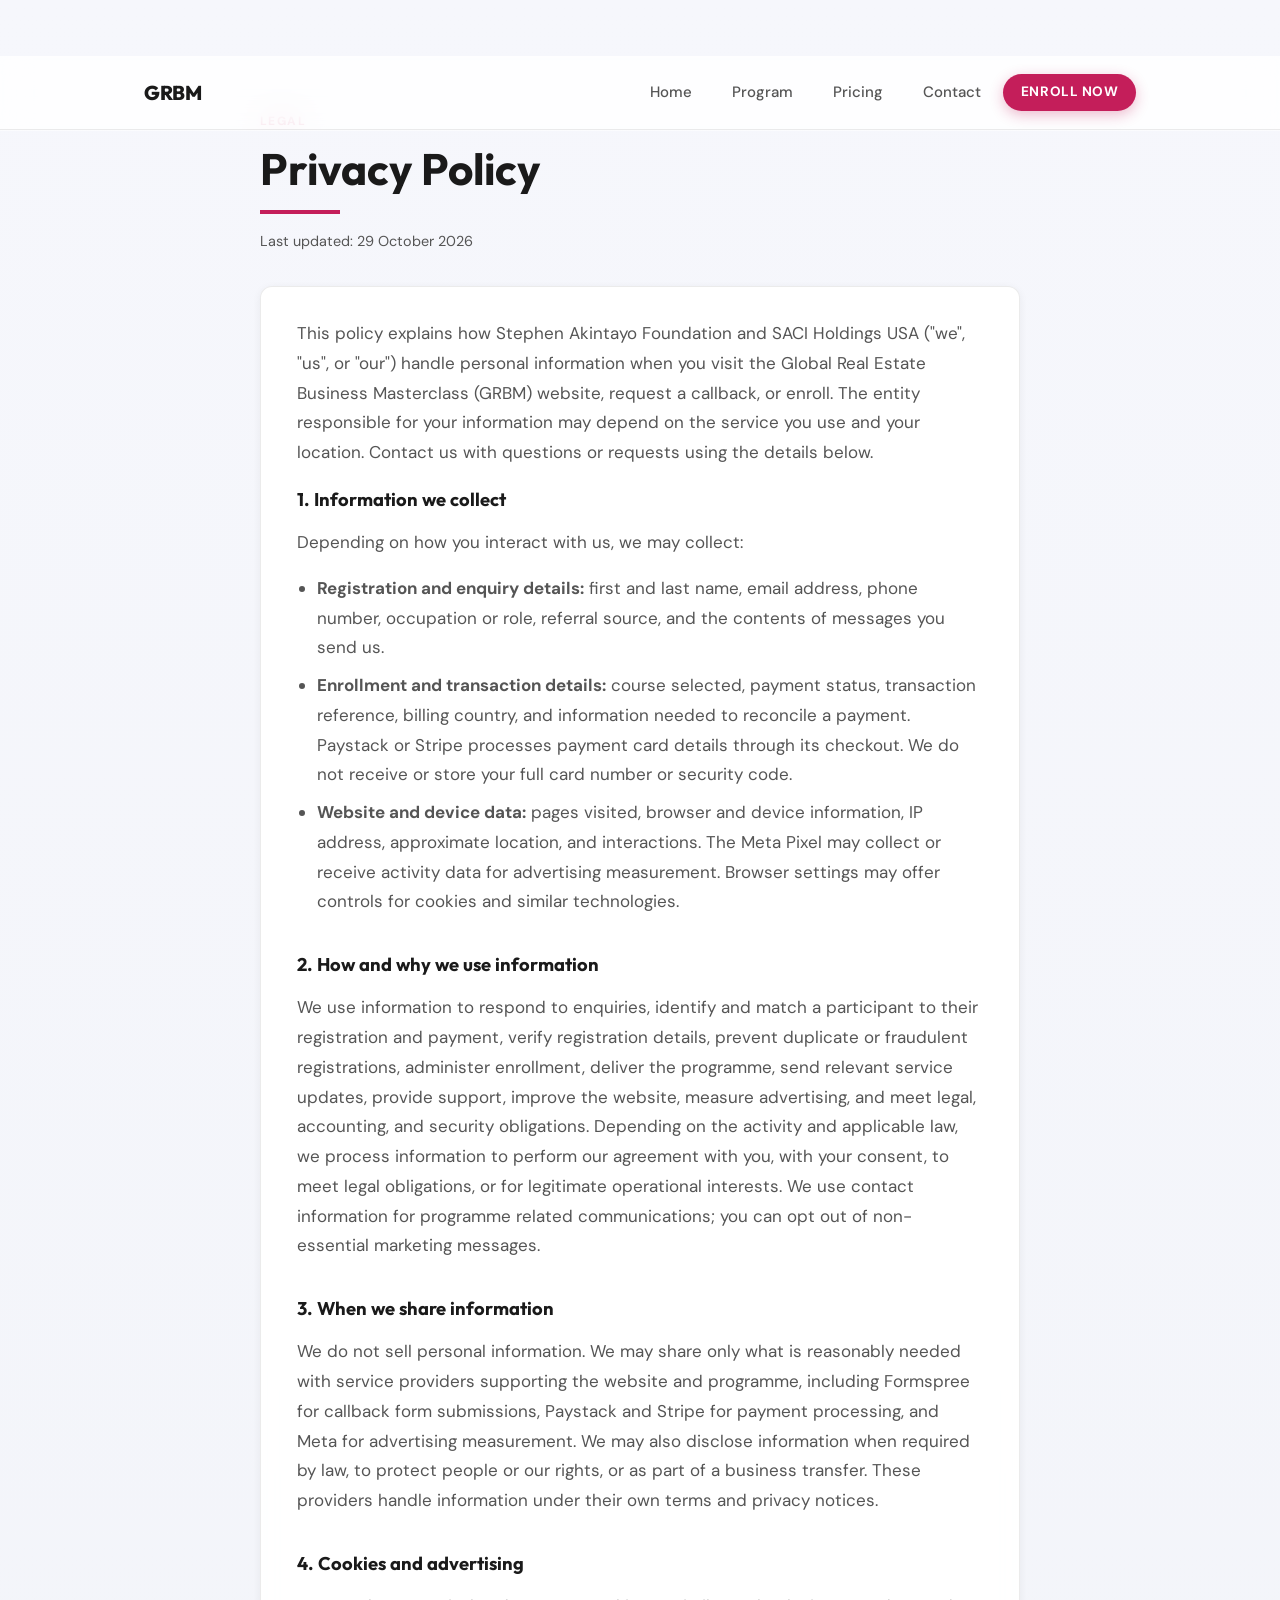
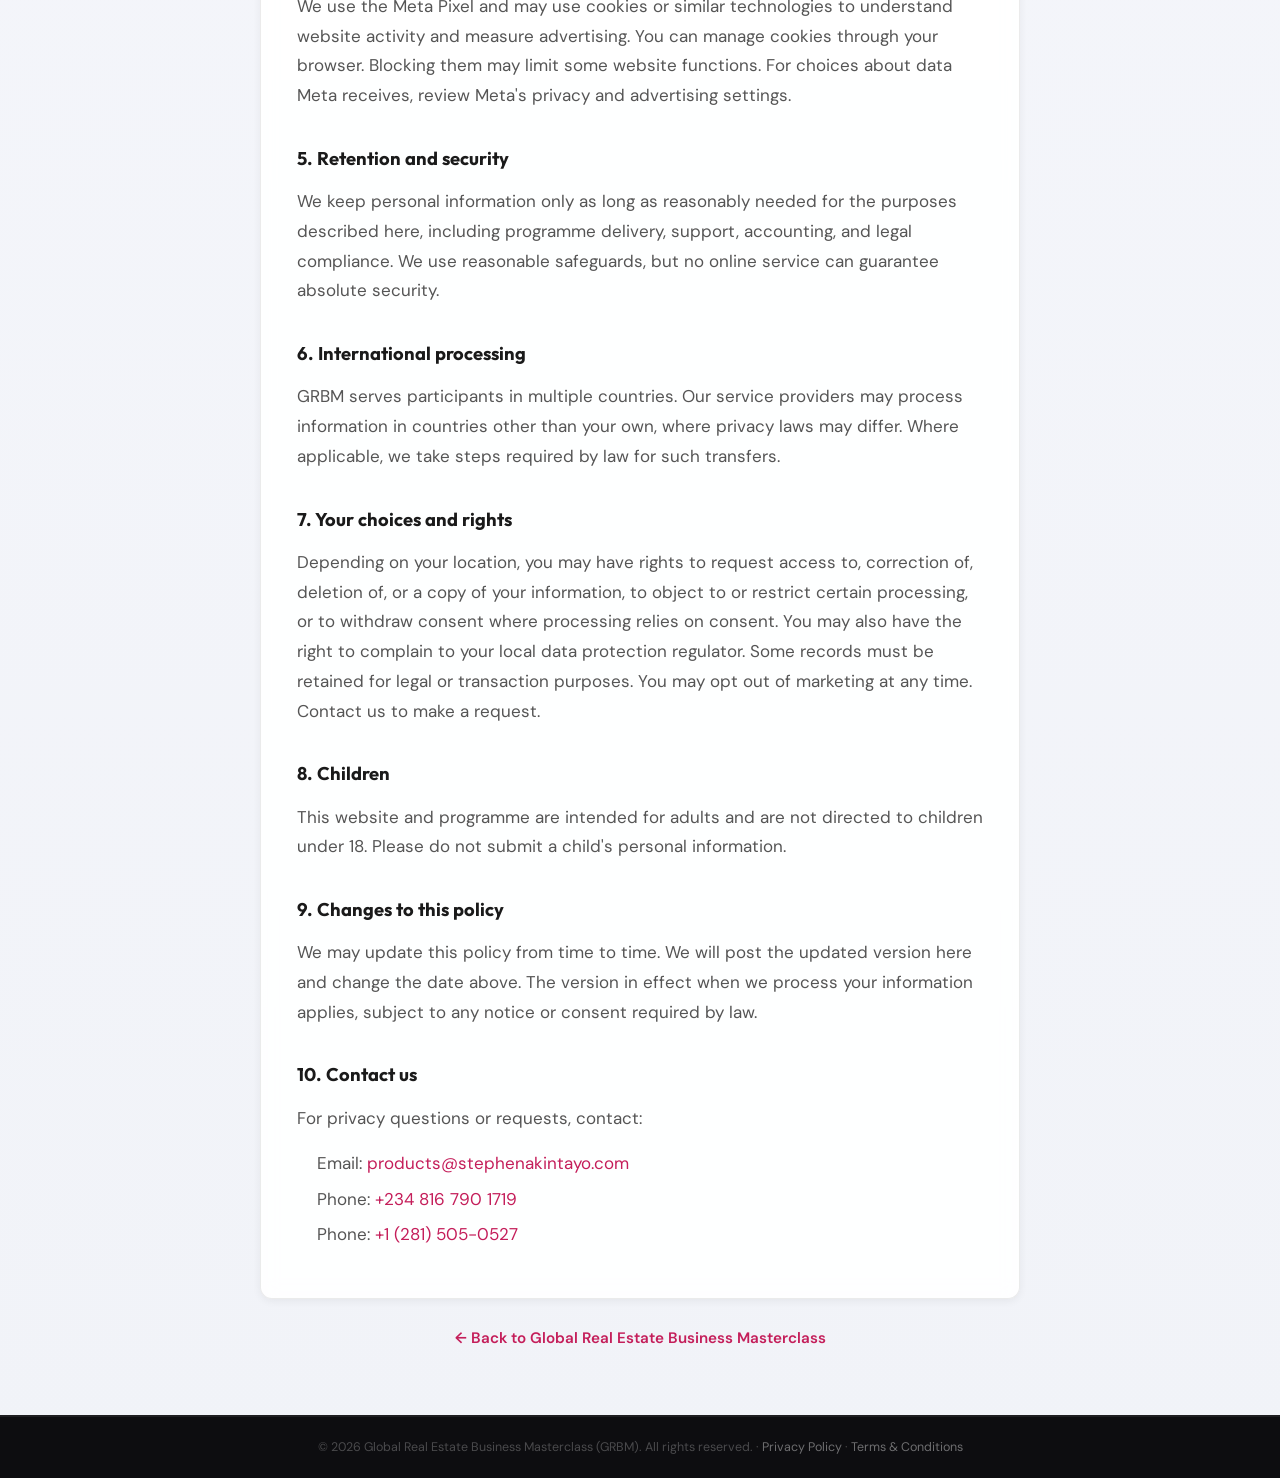
<file: privacy-policy.html>
<!DOCTYPE html>
<html lang="en">
<head>
<meta charset="UTF-8">
<meta name="viewport" content="width=device-width, initial-scale=1.0">
<meta name="description" content="Learn how GRBM collects, uses, and protects personal information.">
<title>Privacy Policy — Global Real Estate Business Masterclass (GRBM)</title>
<link rel="preconnect" href="https://fonts.googleapis.com">
<link rel="preconnect" href="https://fonts.gstatic.com" crossorigin>
<link href="https://fonts.googleapis.com/css2?family=DM+Sans:ital,opsz,wght@0,9..40,400;0,9..40,500;0,9..40,600;0,9..40,700;1,9..40,400&family=Outfit:wght@600;700;800&display=swap" rel="stylesheet">
<link rel="stylesheet" href="style.css">
<script>
!function(f,b,e,v,n,t,s){if(f.fbq)return;n=f.fbq=function(){n.callMethod?n.callMethod.apply(n,arguments):n.queue.push(arguments)};if(!f._fbq)f._fbq=n;n.push=n;n.loaded=!0;n.version='2.0';n.queue=[];t=b.createElement(e);t.async=!0;t.src=v;s=b.getElementsByTagName(e)[0];s.parentNode.insertBefore(t,s)}(window, document,'script','https://connect.facebook.net/en_US/fbevents.js');
fbq('init', '911916404501115'); fbq('track', 'PageView');
</script>
</head>
<body class="legal-page-body">
<header class="site-header"><div class="header-inner">
  <a href="index.html" class="header-brand">GRBM</a>
  <button class="nav-toggle" id="navToggle" aria-label="Toggle menu" aria-expanded="false"><span class="nav-toggle-bar"></span><span class="nav-toggle-bar"></span><span class="nav-toggle-bar"></span></button>
  <nav class="main-nav" id="mainNav" aria-label="Main navigation"><ul class="nav-items" id="navItems">
    <li><a href="index.html#home">Home</a></li><li><a href="index.html#program">Program</a></li><li><a href="index.html#pricing">Pricing</a></li><li><a href="index.html#contact">Contact</a></li><li class="nav-register-item"><a href="index.html#pricing" class="nav-register-btn">Enroll Now</a></li>
  </ul></nav>
</div></header>
<main class="legal-page"><div class="legal-page-inner">
  <header class="legal-header"><p class="legal-eyebrow">Legal</p><h1>Privacy Policy</h1><div class="hero-accent-bar" aria-hidden="true"></div><p class="legal-meta">Last updated: 29 October 2026</p></header>
  <div class="legal-content card">
    <p>This policy explains how Stephen Akintayo Foundation and SACI Holdings USA ("we", "us", or "our") handle personal information when you visit the Global Real Estate Business Masterclass (GRBM) website, request a callback, or enroll. The entity responsible for your information may depend on the service you use and your location. Contact us with questions or requests using the details below.</p>
    <h2>1. Information we collect</h2><p>Depending on how you interact with us, we may collect:</p><ul>
      <li><strong>Registration and enquiry details:</strong> first and last name, email address, phone number, occupation or role, referral source, and the contents of messages you send us.</li>
      <li><strong>Enrollment and transaction details:</strong> course selected, payment status, transaction reference, billing country, and information needed to reconcile a payment. Paystack or Stripe processes payment card details through its checkout. We do not receive or store your full card number or security code.</li>
      <li><strong>Website and device data:</strong> pages visited, browser and device information, IP address, approximate location, and interactions. The Meta Pixel may collect or receive activity data for advertising measurement. Browser settings may offer controls for cookies and similar technologies.</li>
    </ul>
    <h2>2. How and why we use information</h2><p>We use information to respond to enquiries, identify and match a participant to their registration and payment, verify registration details, prevent duplicate or fraudulent registrations, administer enrollment, deliver the programme, send relevant service updates, provide support, improve the website, measure advertising, and meet legal, accounting, and security obligations. Depending on the activity and applicable law, we process information to perform our agreement with you, with your consent, to meet legal obligations, or for legitimate operational interests. We use contact information for programme related communications; you can opt out of non-essential marketing messages.</p>
    <h2>3. When we share information</h2><p>We do not sell personal information. We may share only what is reasonably needed with service providers supporting the website and programme, including Formspree for callback form submissions, Paystack and Stripe for payment processing, and Meta for advertising measurement. We may also disclose information when required by law, to protect people or our rights, or as part of a business transfer. These providers handle information under their own terms and privacy notices.</p>
    <h2>4. Cookies and advertising</h2><p>We use the Meta Pixel and may use cookies or similar technologies to understand website activity and measure advertising. You can manage cookies through your browser. Blocking them may limit some website functions. For choices about data Meta receives, review Meta's privacy and advertising settings.</p>
    <h2>5. Retention and security</h2><p>We keep personal information only as long as reasonably needed for the purposes described here, including programme delivery, support, accounting, and legal compliance. We use reasonable safeguards, but no online service can guarantee absolute security.</p>
    <h2>6. International processing</h2><p>GRBM serves participants in multiple countries. Our service providers may process information in countries other than your own, where privacy laws may differ. Where applicable, we take steps required by law for such transfers.</p>
    <h2>7. Your choices and rights</h2><p>Depending on your location, you may have rights to request access to, correction of, deletion of, or a copy of your information, to object to or restrict certain processing, or to withdraw consent where processing relies on consent. You may also have the right to complain to your local data protection regulator. Some records must be retained for legal or transaction purposes. You may opt out of marketing at any time. Contact us to make a request.</p>
    <h2>8. Children</h2><p>This website and programme are intended for adults and are not directed to children under 18. Please do not submit a child's personal information.</p>
    <h2>9. Changes to this policy</h2><p>We may update this policy from time to time. We will post the updated version here and change the date above. The version in effect when we process your information applies, subject to any notice or consent required by law.</p>
    <h2>10. Contact us</h2><p>For privacy questions or requests, contact:</p><ul class="legal-contact-list"><li>Email: <a href="mailto:products@stephenakintayo.com">products@stephenakintayo.com</a></li><li>Phone: <a href="tel:+2348167901719">+234 816 790 1719</a></li><li>Phone: <a href="tel:+12815050527">+1 (281) 505-0527</a></li></ul>
  </div>
  <p class="legal-back"><a href="index.html">← Back to Global Real Estate Business Masterclass</a></p>
</div></main>
<footer class="footer"><div class="footer-bottom"><p>© 2026 Global Real Estate Business Masterclass (GRBM). All rights reserved. · <a href="privacy-policy.html">Privacy Policy</a> · <a href="terms.html">Terms &amp; Conditions</a></p></div></footer>
<script src="script.js"></script>
</body></html>
</file>
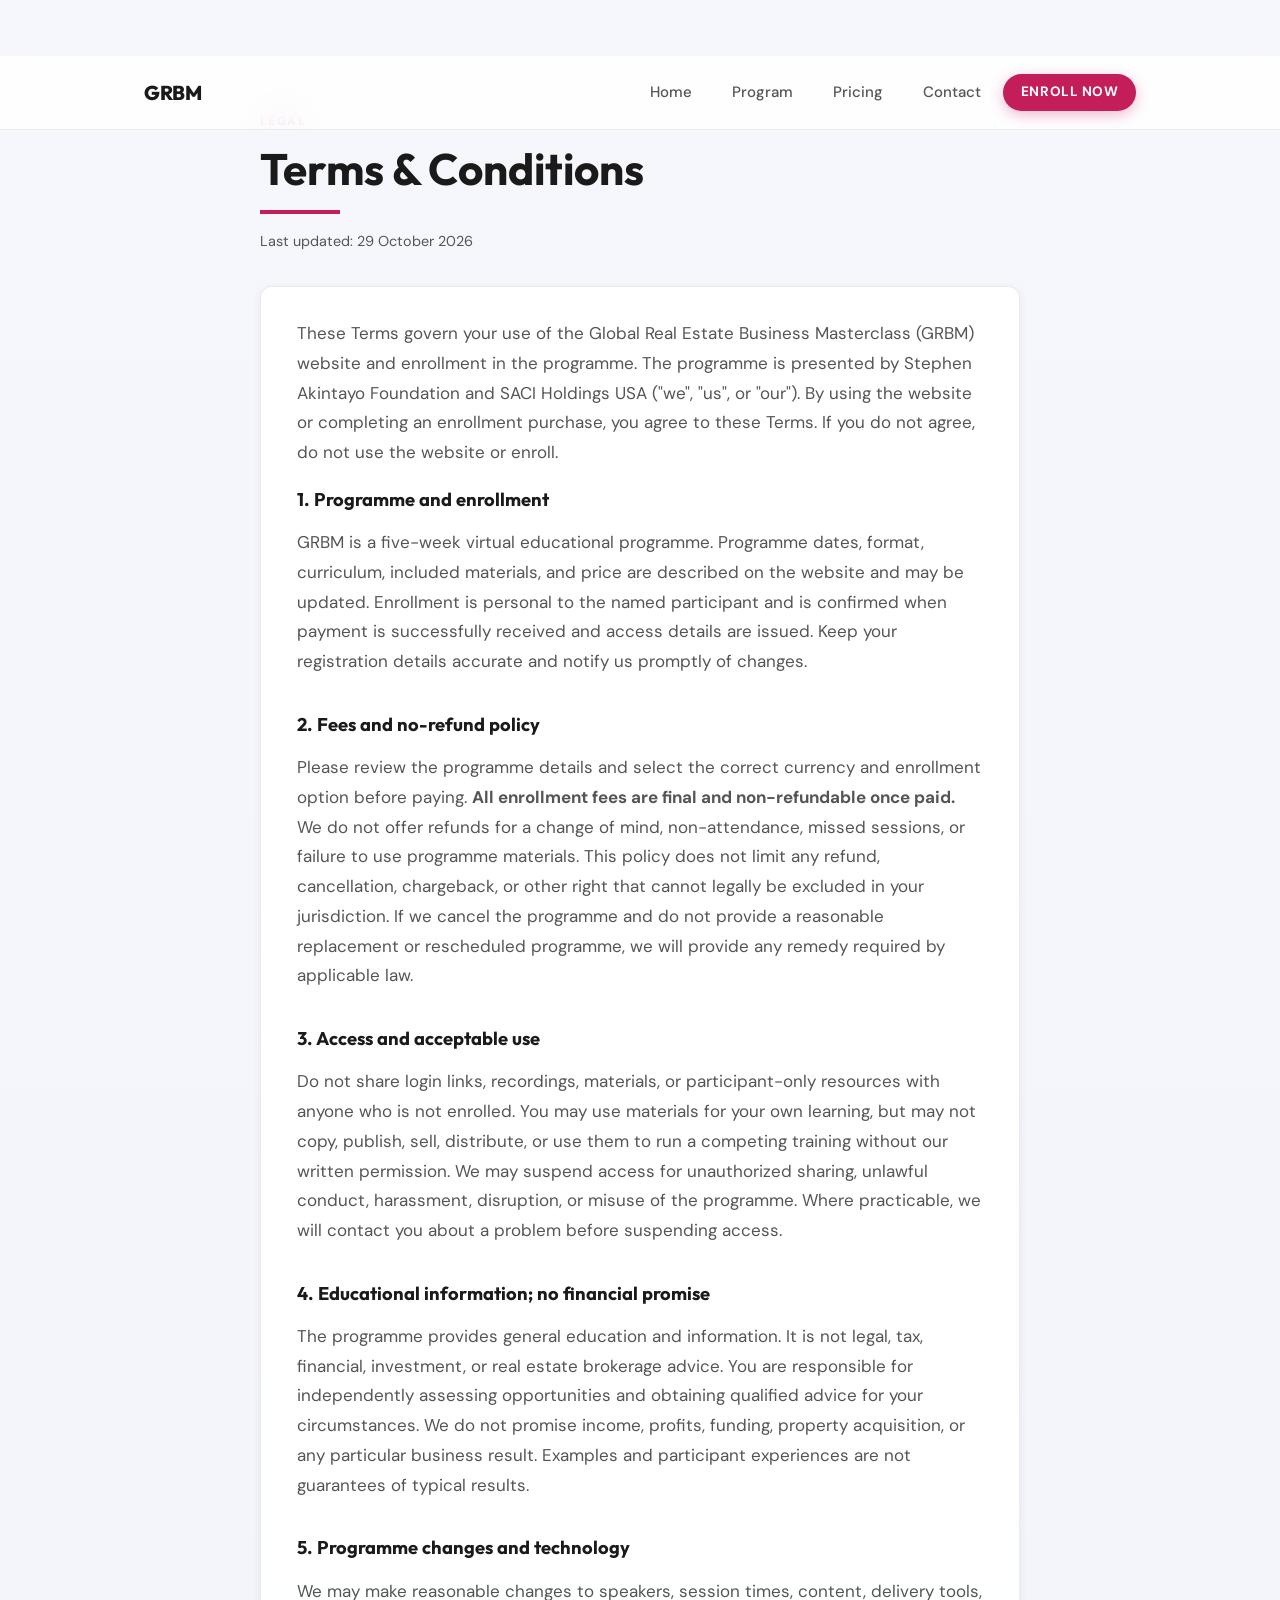
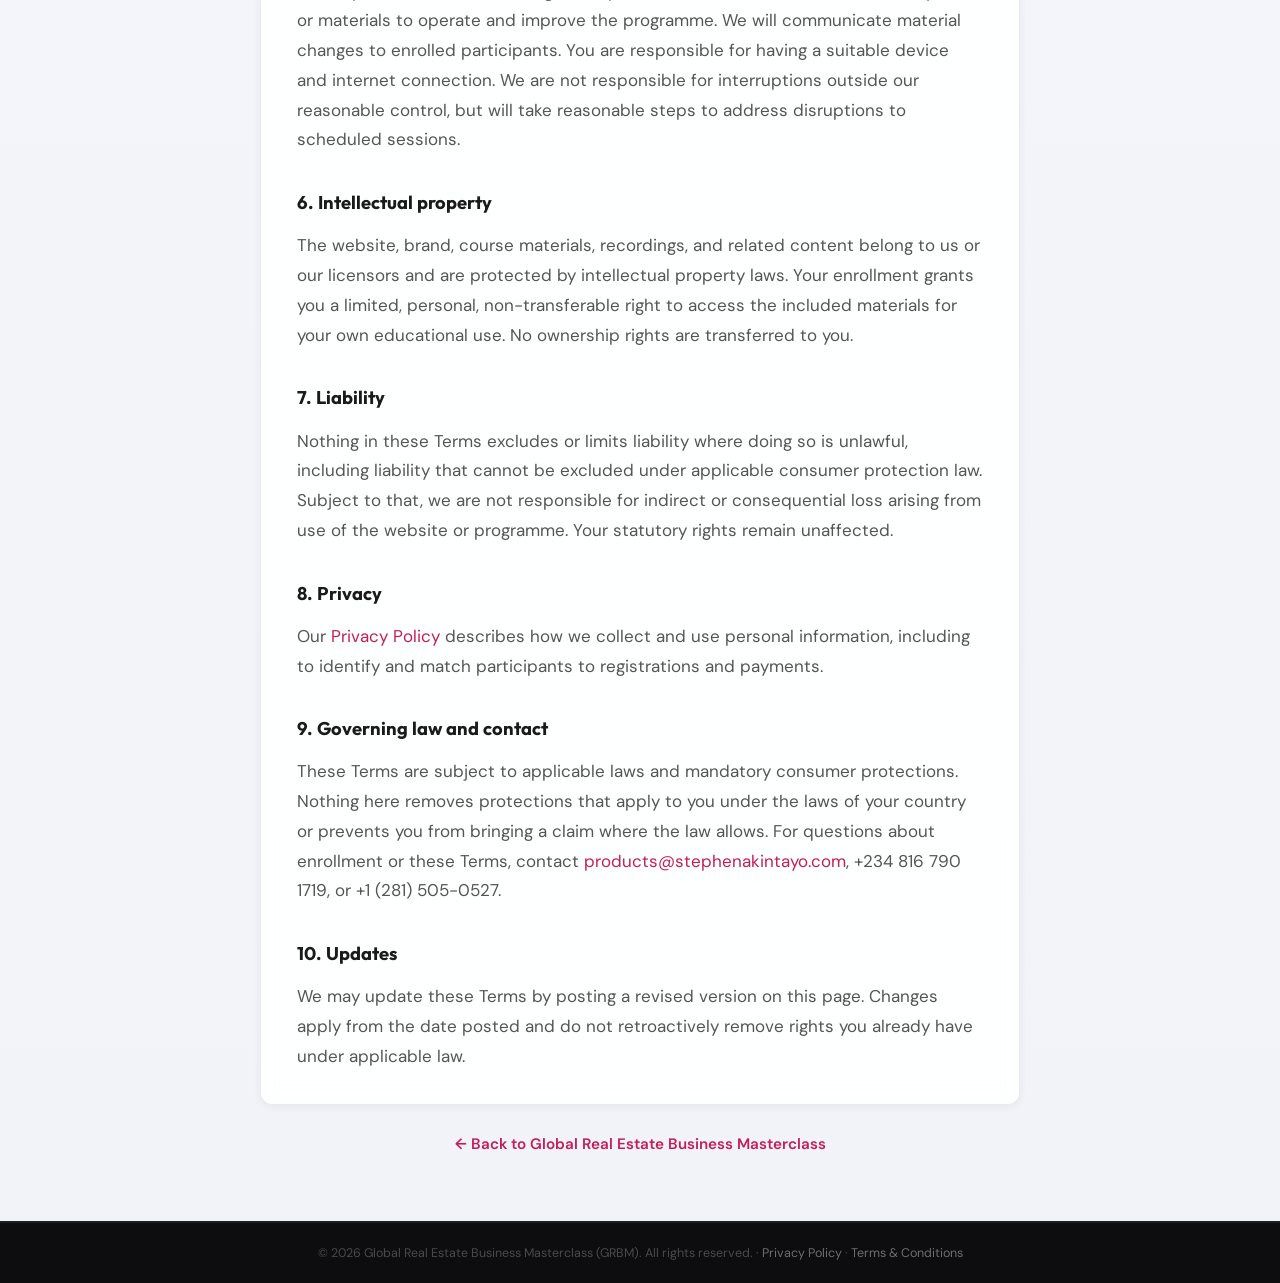
<file: terms.html>
<!DOCTYPE html>
<html lang="en">
<head>
<meta charset="UTF-8"><meta name="viewport" content="width=device-width, initial-scale=1.0">
<meta name="description" content="Terms and conditions for the Global Real Estate Business Masterclass.">
<title>Terms &amp; Conditions — GRBM</title>
<link rel="preconnect" href="https://fonts.googleapis.com"><link rel="preconnect" href="https://fonts.gstatic.com" crossorigin>
<link href="https://fonts.googleapis.com/css2?family=DM+Sans:ital,opsz,wght@0,9..40,400;0,9..40,500;0,9..40,600;0,9..40,700;1,9..40,400&family=Outfit:wght@600;700;800&display=swap" rel="stylesheet"><link rel="stylesheet" href="style.css">
</head>
<body class="legal-page-body">
<header class="site-header"><div class="header-inner"><a href="index.html" class="header-brand">GRBM</a>
  <button class="nav-toggle" id="navToggle" aria-label="Toggle menu" aria-expanded="false"><span class="nav-toggle-bar"></span><span class="nav-toggle-bar"></span><span class="nav-toggle-bar"></span></button>
  <nav class="main-nav" id="mainNav" aria-label="Main navigation"><ul class="nav-items" id="navItems"><li><a href="index.html#home">Home</a></li><li><a href="index.html#program">Program</a></li><li><a href="index.html#pricing">Pricing</a></li><li><a href="index.html#contact">Contact</a></li><li class="nav-register-item"><a href="index.html#pricing" class="nav-register-btn">Enroll Now</a></li></ul></nav>
</div></header>
<main class="legal-page"><div class="legal-page-inner">
  <header class="legal-header"><p class="legal-eyebrow">Legal</p><h1>Terms &amp; Conditions</h1><div class="hero-accent-bar" aria-hidden="true"></div><p class="legal-meta">Last updated: 29 October 2026</p></header>
  <div class="legal-content card">
    <p>These Terms govern your use of the Global Real Estate Business Masterclass (GRBM) website and enrollment in the programme. The programme is presented by Stephen Akintayo Foundation and SACI Holdings USA ("we", "us", or "our"). By using the website or completing an enrollment purchase, you agree to these Terms. If you do not agree, do not use the website or enroll.</p>
    <h2>1. Programme and enrollment</h2><p>GRBM is a five-week virtual educational programme. Programme dates, format, curriculum, included materials, and price are described on the website and may be updated. Enrollment is personal to the named participant and is confirmed when payment is successfully received and access details are issued. Keep your registration details accurate and notify us promptly of changes.</p>
    <h2>2. Fees and no-refund policy</h2><p>Please review the programme details and select the correct currency and enrollment option before paying. <strong>All enrollment fees are final and non-refundable once paid.</strong> We do not offer refunds for a change of mind, non-attendance, missed sessions, or failure to use programme materials. This policy does not limit any refund, cancellation, chargeback, or other right that cannot legally be excluded in your jurisdiction. If we cancel the programme and do not provide a reasonable replacement or rescheduled programme, we will provide any remedy required by applicable law.</p>
    <h2>3. Access and acceptable use</h2><p>Do not share login links, recordings, materials, or participant-only resources with anyone who is not enrolled. You may use materials for your own learning, but may not copy, publish, sell, distribute, or use them to run a competing training without our written permission. We may suspend access for unauthorized sharing, unlawful conduct, harassment, disruption, or misuse of the programme. Where practicable, we will contact you about a problem before suspending access.</p>
    <h2>4. Educational information; no financial promise</h2><p>The programme provides general education and information. It is not legal, tax, financial, investment, or real estate brokerage advice. You are responsible for independently assessing opportunities and obtaining qualified advice for your circumstances. We do not promise income, profits, funding, property acquisition, or any particular business result. Examples and participant experiences are not guarantees of typical results.</p>
    <h2>5. Programme changes and technology</h2><p>We may make reasonable changes to speakers, session times, content, delivery tools, or materials to operate and improve the programme. We will communicate material changes to enrolled participants. You are responsible for having a suitable device and internet connection. We are not responsible for interruptions outside our reasonable control, but will take reasonable steps to address disruptions to scheduled sessions.</p>
    <h2>6. Intellectual property</h2><p>The website, brand, course materials, recordings, and related content belong to us or our licensors and are protected by intellectual property laws. Your enrollment grants you a limited, personal, non-transferable right to access the included materials for your own educational use. No ownership rights are transferred to you.</p>
    <h2>7. Liability</h2><p>Nothing in these Terms excludes or limits liability where doing so is unlawful, including liability that cannot be excluded under applicable consumer protection law. Subject to that, we are not responsible for indirect or consequential loss arising from use of the website or programme. Your statutory rights remain unaffected.</p>
    <h2>8. Privacy</h2><p>Our <a href="privacy-policy.html">Privacy Policy</a> describes how we collect and use personal information, including to identify and match participants to registrations and payments.</p>
    <h2>9. Governing law and contact</h2><p>These Terms are subject to applicable laws and mandatory consumer protections. Nothing here removes protections that apply to you under the laws of your country or prevents you from bringing a claim where the law allows. For questions about enrollment or these Terms, contact <a href="mailto:products@stephenakintayo.com">products@stephenakintayo.com</a>, +234 816 790 1719, or +1 (281) 505-0527.</p>
    <h2>10. Updates</h2><p>We may update these Terms by posting a revised version on this page. Changes apply from the date posted and do not retroactively remove rights you already have under applicable law.</p>
  </div>
  <p class="legal-back"><a href="index.html">← Back to Global Real Estate Business Masterclass</a></p>
</div></main>
<footer class="footer"><div class="footer-bottom"><p>© 2026 Global Real Estate Business Masterclass (GRBM). All rights reserved. · <a href="privacy-policy.html">Privacy Policy</a> · <a href="terms.html">Terms &amp; Conditions</a></p></div></footer>
<script src="script.js"></script>
</body></html>
</file>
<file: style.css>
/* ===== Variables ===== */
:root {
  --font-body: 'DM Sans', system-ui, sans-serif;
  --font-display: 'Outfit', system-ui, sans-serif;
  --color-text: #1a1a1a;
  --color-text-muted: #555;
  --color-accent: #c41e5a;
  --color-accent-hover: #a01848;
  --color-bg-card: rgba(255, 255, 255, 0.92);
  --color-border: rgba(0, 0, 0, 0.08);
  --color-border-strong: rgba(0, 0, 0, 0.12);
  --shadow-sm: 0 2px 8px rgba(0, 0, 0, 0.06);
  --shadow-md: 0 10px 30px rgba(0, 0, 0, 0.08);
  --shadow-lg: 0 20px 50px rgba(0, 0, 0, 0.1);
  --radius-sm: 8px;
  --radius-md: 12px;
  --radius-lg: 18px;
  --radius-pill: 999px;
  --space-section: 100px;
  --transition: 0.25s ease;
  --fomo-banner-h: 56px;
}

* {
  margin: 0;
  padding: 0;
  box-sizing: border-box;
  font-family: var(--font-body);
}

html {
  scroll-behavior: smooth;
}

body {
  min-height: 100vh;
  width: 100%;
  background: #f8f9fa;
  color: var(--color-text);
  line-height: 1.65;
  font-size: 17px;
}

p {
  text-align: left;
}

/* ===== Retro grid background ===== */
.retro-grid {
  position: fixed;
  inset: 0;
  overflow: hidden;
  opacity: 0.45;
  pointer-events: none;
  perspective: 400px;
  transform-style: preserve-3d;
  z-index: -1;
}

.grid-layer {
  position: absolute;
  inset: 0;
  transform-style: preserve-3d;
  transform: rotateX(var(--grid-angle, 60deg));
}

.grid-lines {
  position: absolute;
  background-repeat: repeat;
  background-size: 56px 56px;
  height: 300vh;
  margin-left: -50%;
  transform-origin: 100% 0 0;
  width: 600vw;
  background-image:
    linear-gradient(to right, rgba(0, 0, 0, 0.12) 1px, transparent 0),
    linear-gradient(to bottom, rgba(0, 0, 0, 0.12) 1px, transparent 0);
  animation: grid 18s linear infinite;
}

.grid-gradient {
  position: absolute;
  inset: 0;
  background: linear-gradient(to top, rgba(255, 255, 255, 0.92), transparent 65%);
}

@keyframes grid {
  0% { transform: translateY(-50%); }
  100% { transform: translateY(0); }
}

/* ===== Layout ===== */
.container {
  max-width: 1040px;
  margin: auto;
  padding: 64px 24px;
}

/* Alternating section backgrounds for visual rhythm */
.benefits-section {
  background: linear-gradient(180deg, #fdf8f2 0%, #faf6ef 100%);
  border-top: 1px solid rgba(196, 30, 90, 0.07);
  border-bottom: 1px solid rgba(196, 30, 90, 0.07);
  max-width: 100%;
  padding-left: 24px;
  padding-right: 24px;
}
.benefits-section > * {
  max-width: 1040px;
  margin-left: auto;
  margin-right: auto;
}

.benefits-section > h2,
.benefits-section > .section-lead {
  text-align: center;
  margin-left: auto;
  margin-right: auto;
}

.testimonials-section,
.videos-section {
  background: linear-gradient(180deg, #f6f7fc 0%, #f1f3f8 100%);
  border-top: 1px solid rgba(0, 0, 0, 0.05);
  border-bottom: 1px solid rgba(0, 0, 0, 0.05);
  max-width: 100%;
  padding-left: 24px;
  padding-right: 24px;
}
.testimonials-section > *,
.videos-section > * {
  max-width: 1040px;
  margin-left: auto;
  margin-right: auto;
}

.video-slider {
  position: relative;
  display: flex;
  align-items: center;
  gap: 0.5rem;
  margin-top: 2rem;
  width: 100%;
}

.video-slider-viewport {
  flex: 1;
  overflow: hidden;
  border-radius: var(--radius-md);
}

.video-slider-track {
  display: flex;
  transition: transform 0.4s ease;
}

@media (prefers-reduced-motion: reduce) {
  .video-slider-track {
    transition: none;
  }
}

.video-slide {
  flex: 0 0 100%;
  min-width: 100%;
  padding: 0 2px;
  box-sizing: border-box;
}

.video-embed {
  position: relative;
  width: 100%;
  aspect-ratio: 16 / 9;
  border-radius: var(--radius-md);
  overflow: hidden;
  background: #1a1a1a;
  box-shadow: var(--shadow-sm);
  border: 1px solid var(--color-border);
  /* Avoid GPU/compositing black-frame bugs with YouTube iframes */
  transform: translateZ(0);
}

.video-poster {
  position: absolute;
  inset: 0;
  width: 100%;
  height: 100%;
  object-fit: cover;
  z-index: 1;
  background: #1a1a1a;
  transition: opacity 0.25s ease;
}

.video-embed.is-playing .video-poster {
  opacity: 0;
  pointer-events: none;
}

.video-host,
.video-embed iframe {
  position: absolute;
  inset: 0;
  width: 100%;
  height: 100%;
  border: 0;
  z-index: 2;
  background: transparent;
}

.video-embed:not(.is-playing) .video-host,
.video-embed:not(.is-playing) iframe {
  z-index: 0;
}

.video-unmute {
  position: absolute;
  left: 50%;
  bottom: 1rem;
  transform: translateX(-50%);
  z-index: 3;
  display: inline-flex;
  flex-direction: row;
  align-items: center;
  justify-content: center;
  gap: 0.4rem;
  padding: 0.65rem 1.15rem;
  border: none;
  border-radius: var(--radius-pill);
  background: rgba(196, 30, 90, 0.95);
  color: #fff;
  font-family: var(--font-display);
  font-size: 0.88rem;
  font-weight: 700;
  cursor: pointer;
  box-shadow: 0 6px 20px rgba(0, 0, 0, 0.35);
  transition: background 0.2s ease, opacity 0.2s ease, transform 0.15s ease;
  white-space: nowrap;
}

.video-unmute:hover,
.video-unmute:focus-visible {
  background: var(--color-accent-hover);
  outline: none;
  transform: translateX(-50%) translateY(-1px);
}

.video-unmute.is-hidden {
  opacity: 0;
  pointer-events: none;
}

.video-unmute-icon {
  font-size: 1.1rem;
  line-height: 1;
}

.video-slider-btn {
  flex-shrink: 0;
  width: 42px;
  height: 42px;
  border-radius: 50%;
  border: 1.5px solid var(--color-border-strong);
  background: #fff;
  color: var(--color-accent);
  display: inline-flex;
  align-items: center;
  justify-content: center;
  cursor: pointer;
  box-shadow: var(--shadow-sm);
  transition: background 0.2s ease, border-color 0.2s ease, transform 0.15s ease;
}

.video-slider-btn:hover,
.video-slider-btn:focus-visible {
  background: rgba(196, 30, 90, 0.08);
  border-color: var(--color-accent);
  outline: none;
}

.video-slider-btn:active {
  transform: scale(0.96);
}

.video-dots {
  display: flex;
  justify-content: center;
  gap: 0.5rem;
  margin-top: 1rem;
}

.video-dot {
  width: 10px;
  height: 10px;
  border-radius: 50%;
  border: none;
  padding: 0;
  background: rgba(196, 30, 90, 0.25);
  cursor: pointer;
  transition: background 0.2s ease, transform 0.2s ease;
}

.video-dot.is-active {
  background: var(--color-accent);
  transform: scale(1.15);
}

.video-dot:focus-visible {
  outline: 2px solid var(--color-accent);
  outline-offset: 2px;
}

.video-swipe-hint {
  display: none;
  text-align: center;
  font-size: 0.8rem;
  color: var(--color-text-muted);
  margin: 0.75rem 0 0;
}

@media (max-width: 700px) {
  .video-slider-btn {
    display: none;
  }

  .video-swipe-hint {
    display: block;
  }

  .video-slider {
    gap: 0;
  }
}

@media (min-width: 900px) {
  .video-slider-viewport {
    max-width: 820px;
    margin: 0 auto;
  }
}

/* ===== Hero Section 2 (redesign) ===== */
.hero {
  padding-top: calc(120px + var(--fomo-banner-h));
  padding-bottom: 0;
}

.hero-section-2 {
  position: relative;
  width: 100%;
  overflow: hidden;
}

.hero-section-inner {
  display: flex;
  flex-direction: column;
  width: 100%;
  min-height: 420px;
}

@media (min-width: 768px) {
  .hero-section-inner {
    flex-direction: row;
    min-height: 75vh;
    max-height: 90vh;
  }
}

.hero-left-2 {
  display: flex;
  flex-direction: column;
  justify-content: space-between;
  width: 100%;
  padding: 2rem 1.5rem;
}

@media (min-width: 768px) {
  .hero-left-2 {
    width: 58%;
    padding: 3rem 2.5rem;
  }
}

@media (min-width: 1024px) {
  .hero-left-2 {
    width: 60%;
    padding: 4rem;
  }
}

.hero-left-top {
  flex: 1 1 auto;
}

.hero-header {
  margin-bottom: 2.5rem;
}

.hero-logo {
  display: flex;
  align-items: center;
  gap: 0.75rem;
}

.hero-logo-text {
  font-family: var(--font-display);
  font-weight: 800;
  font-size: 1.5rem;
  letter-spacing: -0.02em;
  color: var(--color-text);
}

.hero-logo-meta {
  display: flex;
  flex-direction: column;
  gap: 0.125rem;
}

.hero-logo-title {
  font-size: 1rem;
  font-weight: 700;
  color: var(--color-text);
  margin: 0;
}

.hero-slogan {
  font-size: 0.7rem;
  letter-spacing: 0.12em;
  color: var(--color-text-muted);
  margin: 0;
}

.hero-main .hero-title {
  font-family: var(--font-display);
  font-size: clamp(1.75rem, 4vw, 2.75rem);
  font-weight: 700;
  line-height: 1.2;
  color: var(--color-text);
  margin: 0 0 0.5rem 0;
  letter-spacing: -0.02em;
}

.hero-title-accent {
  color: var(--color-accent);
}

.hero-accent-bar {
  width: 5rem;
  height: 4px;
  background: var(--color-accent);
  margin: 1rem 0 1.25rem 0;
}

.hero-subtitle {
  max-width: 28rem;
  font-size: 1rem;
  line-height: 1.6;
  color: var(--color-text-muted);
  margin: 0 0 1.5rem 0;
}

.hero-cta-group {
  display: flex;
  flex-direction: column;
  align-items: flex-start;
  gap: 0.6rem;
  margin-top: 0.25rem;
}

.hero-cta-btn {
  display: inline-flex;
  align-items: center;
  gap: 0.5rem;
  padding: 0.85rem 2rem;
  border-radius: var(--radius-pill);
  background: var(--color-accent);
  color: #fff;
  font-family: var(--font-display);
  font-size: 0.95rem;
  font-weight: 700;
  letter-spacing: 0.08em;
  text-decoration: none;
  text-transform: uppercase;
  box-shadow: 0 8px 28px rgba(196, 30, 90, 0.35);
  transition: background var(--transition), transform var(--transition), box-shadow var(--transition);
}

.hero-cta-btn:hover {
  background: var(--color-accent-hover);
  transform: translateY(-2px);
  box-shadow: 0 14px 36px rgba(196, 30, 90, 0.45);
}

.hero-cta-btn:focus-visible {
  outline: 2px solid var(--color-accent);
  outline-offset: 4px;
}

.hero-cta-note {
  font-size: 0.78rem;
  color: var(--color-text-muted);
  letter-spacing: 0.02em;
}

/* Hero contact footer */
.hero-contact {
  margin-top: 2rem;
  width: 100%;
}

.hero-contact-grid {
  display: grid;
  grid-template-columns: 1fr;
  gap: 1.25rem;
  font-size: 0.75rem;
  color: var(--color-text-muted);
}

@media (min-width: 480px) {
  .hero-contact-grid {
    grid-template-columns: repeat(3, 1fr);
  }
}

.hero-contact-item {
  display: flex;
  align-items: center;
  flex-wrap: wrap;
  gap: 0.5rem;
}

.hero-contact-icon {
  flex-shrink: 0;
  display: inline-flex;
  color: var(--color-accent);
}

.hero-contact-icon svg {
  width: 1.25rem;
  height: 1.25rem;
}

.hero-contact-item a {
  color: var(--color-text-muted);
  text-decoration: none;
  transition: color var(--transition);
}

.hero-contact-item a:hover {
  color: var(--color-accent);
}

.hero-contact-sep {
  color: var(--color-text-muted);
  opacity: 0.6;
}

/* Right: image with clip-path animation */
.hero-right-2 {
  width: 100%;
  min-height: 280px;
  background-size: cover;
  background-position: center;
  background-repeat: no-repeat;
  clip-path: polygon(100% 0, 100% 0, 100% 100%, 100% 100%);
  animation: heroClipReveal 1.2s cubic-bezier(0.33, 1, 0.68, 1) forwards;
}

@media (min-width: 768px) {
  .hero-right-2 {
    width: 42%;
    min-height: 100%;
    clip-path: polygon(100% 0, 100% 0, 100% 100%, 100% 100%);
    animation: heroClipReveal 1.2s cubic-bezier(0.33, 1, 0.68, 1) 0.2s forwards;
  }
}

@keyframes heroClipReveal {
  to {
    clip-path: polygon(25% 0, 100% 0, 100% 100%, 0% 100%);
  }
}

/* Stagger reveal for hero left content */
.hero-section-2.reveal .hero-header,
.hero-section-2.reveal .hero-main .hero-title,
.hero-section-2.reveal .hero-accent-bar,
.hero-section-2.reveal .hero-subtitle,
.hero-section-2.reveal .hero-cta-group,
.hero-section-2.reveal .hero-contact {
  opacity: 0;
  transform: translateY(20px);
  transition: opacity 0.5s ease-out, transform 0.5s ease-out;
}

.hero-section-2.reveal.is-visible .hero-header {
  opacity: 1;
  transform: translateY(0);
  transition-delay: 0.2s;
}

.hero-section-2.reveal.is-visible .hero-main .hero-title {
  opacity: 1;
  transform: translateY(0);
  transition-delay: 0.35s;
}

.hero-section-2.reveal.is-visible .hero-accent-bar {
  opacity: 1;
  transform: translateY(0);
  transition-delay: 0.5s;
}

.hero-section-2.reveal.is-visible .hero-subtitle {
  opacity: 1;
  transform: translateY(0);
  transition-delay: 0.65s;
}

.hero-section-2.reveal.is-visible .hero-cta-group {
  opacity: 1;
  transform: translateY(0);
  transition-delay: 0.8s;
}

.hero-section-2.reveal.is-visible .hero-contact {
  opacity: 1;
  transform: translateY(0);
  transition-delay: 0.95s;
}

/* ===== Buttons ===== */
.btn {
  display: inline-flex;
  align-items: center;
  justify-content: center;
  gap: 8px;
  background: var(--color-accent);
  color: white;
  padding: 14px 28px;
  border-radius: var(--radius-sm);
  text-decoration: none;
  font-weight: 600;
  font-size: 0.95rem;
  margin-top: 10px;
  transition: background var(--transition), transform var(--transition), box-shadow var(--transition);
  border: none;
  cursor: pointer;
  position: relative;
}

/* Particle button: click scale feedback */
.btn.btn-particle.is-clicked {
  transform: translateY(-2px) scale(0.96);
}

.btn-outline.btn-particle.is-clicked {
  transform: scale(0.96);
}

/* Click icon (Lucide MousePointerClick style) */
.btn-icon {
  width: 1rem;
  height: 1rem;
  flex-shrink: 0;
  opacity: 0.95;
}

/* Particle burst (elements created by JS) */
.btn-particle-burst {
  position: fixed;
  width: 6px;
  height: 6px;
  border-radius: 50%;
  background: var(--color-text);
  pointer-events: none;
  z-index: 9999;
  animation: particle-burst 0.6s ease-out forwards;
}

@keyframes particle-burst {
  0% {
    transform: translate(0, 0) scale(0);
    opacity: 1;
  }
  45% {
    transform: translate(var(--px-tx, 0), var(--px-ty, 0)) scale(1);
    opacity: 1;
  }
  100% {
    transform: translate(var(--px-tx, 0), var(--px-ty, 0)) scale(0);
    opacity: 0;
  }
}

.btn:hover {
  background: var(--color-accent-hover);
  transform: translateY(-2px);
  box-shadow: 0 6px 20px rgba(196, 30, 90, 0.35);
}

.btn:focus-visible {
  outline: 2px solid var(--color-accent);
  outline-offset: 2px;
}

.btn-outline {
  background: transparent;
  border: 2px solid var(--color-accent);
  color: var(--color-accent);
}

.btn-outline:hover {
  background: rgba(196, 30, 90, 0.08);
  box-shadow: none;
}

.badge {
  display: inline-block;
  background: var(--color-text);
  color: white;
  padding: 8px 14px;
  border-radius: var(--radius-pill);
  font-size: 0.8rem;
  font-weight: 600;
  margin-bottom: 24px;
  letter-spacing: 0.02em;
}

/* ===== Sections ===== */
.section {
  margin-top: var(--space-section);
}

.section h2 {
  font-family: var(--font-display);
  font-size: clamp(1.6rem, 4vw, 2rem);
  font-weight: 700;
  margin-bottom: 24px;
  letter-spacing: -0.02em;
  color: var(--color-text);
}

.section h3 {
  font-family: var(--font-display);
  font-size: 1.1rem;
  font-weight: 600;
  margin-top: 24px;
  margin-bottom: 8px;
}

.section p {
  max-width: 700px;
  margin-bottom: 16px;
  color: var(--color-text-muted);
}

.grid-2 {
  display: grid;
  grid-template-columns: 1fr 1fr;
  gap: 24px;
  margin-top: 24px;
}

/* ===== Program section ===== */
.program-section .program-header {
  margin-bottom: 28px;
}

.program-section .program-header .hero-accent-bar {
  margin: 0.5rem 0 0 0;
}

.program-grid {
  display: grid;
  grid-template-columns: 1fr 1fr;
  gap: 24px;
  margin-top: 0;
}

.program-details-card {
  display: flex;
  align-items: flex-start;
}

.program-details-list {
  display: flex;
  flex-direction: column;
  gap: 0;
  margin: 0;
  padding: 0;
  list-style: none;
  width: 100%;
}

.program-detail-item {
  display: grid;
  grid-template-columns: 1fr auto;
  align-items: baseline;
  gap: 12px 24px;
  padding: 14px 0;
  border-bottom: 1px solid var(--color-border);
}

.program-detail-item:last-child {
  border-bottom: none;
  padding-bottom: 0;
}

.program-detail-item:first-child {
  padding-top: 0;
}

.program-detail-item dt {
  font-family: var(--font-display);
  font-size: 0.8rem;
  font-weight: 600;
  letter-spacing: 0.06em;
  text-transform: uppercase;
  color: var(--color-text-muted);
  margin: 0;
}

.program-detail-item dd {
  font-size: 1rem;
  font-weight: 600;
  color: var(--color-text);
  margin: 0;
  text-align: right;
}

.program-detail-item.program-detail-bonus dd {
  color: var(--color-accent);
}

.program-detail-item.program-detail-timezones {
  grid-template-columns: 1fr;
  align-items: start;
}

.program-detail-item.program-detail-timezones dt {
  margin-bottom: 0.35rem;
}

.program-detail-item.program-detail-timezones dd {
  text-align: left;
  width: 100%;
  font-weight: 500;
}

.timezone-list {
  list-style: none;
  margin: 0;
  padding: 0;
  display: flex;
  flex-direction: column;
  gap: 0.42rem;
}

.timezone-list li {
  display: flex;
  justify-content: space-between;
  align-items: baseline;
  gap: 1rem;
  font-size: 0.92rem;
}

.timezone-list .tz-place {
  color: var(--color-text-muted);
  font-weight: 600;
}

.timezone-list .tz-time {
  color: var(--color-text);
  font-weight: 700;
  white-space: nowrap;
}

.program-about-card .program-about-title {
  font-family: var(--font-display);
  font-size: 1rem;
  font-weight: 600;
  letter-spacing: -0.01em;
  color: var(--color-text);
  margin: 0 0 12px 0;
}

.program-about-card p {
  margin: 0;
  font-size: 0.98rem;
  line-height: 1.65;
  color: var(--color-text-muted);
}

/* Program cards stagger on reveal */
.program-section.reveal .program-header {
  opacity: 0;
  transform: translateY(20px);
  transition: opacity 0.5s ease-out, transform 0.5s ease-out;
}

.program-section.reveal .program-details-card,
.program-section.reveal .program-about-card {
  opacity: 0;
  transform: translateY(20px);
  transition: opacity 0.5s ease-out, transform 0.5s ease-out;
}

.program-section.reveal.is-visible .program-header {
  opacity: 1;
  transform: translateY(0);
  transition-delay: 0.1s;
}

.program-section.reveal.is-visible .program-details-card {
  opacity: 1;
  transform: translateY(0);
  transition-delay: 0.25s;
}

.program-section.reveal.is-visible .program-about-card {
  opacity: 1;
  transform: translateY(0);
  transition-delay: 0.4s;
}

@media (max-width: 800px) {
  .program-grid {
    grid-template-columns: 1fr;
    gap: 20px;
  }

  .program-detail-item dd {
    text-align: left;
  }
}

/* ===== Why This Masterclass Matters (hero-style: image first, big block) ===== */
.why-section {
  position: relative;
  width: 100%;
  overflow: hidden;
  margin-top: var(--space-section);
}

.why-section-inner {
  display: flex;
  flex-direction: column;
  width: 100%;
  min-height: 420px;
}

@media (min-width: 768px) {
  .why-section-inner {
    flex-direction: row;
    min-height: 75vh;
    max-height: 90vh;
  }
}

/* Left: image panel – full image, no cut */
.why-image-panel {
  width: 100%;
  min-height: 280px;
  background-size: cover;
  background-position: center;
  background-repeat: no-repeat;
}

@media (min-width: 768px) {
  .why-image-panel {
    width: 42%;
    min-height: 100%;
  }
}

/* Right: content panel (hero-style typography) */
.why-content-panel {
  display: flex;
  flex-direction: column;
  justify-content: center;
  width: 100%;
  padding: 3rem 1.5rem;
}

@media (min-width: 768px) {
  .why-content-panel {
    width: 58%;
    padding: 3rem 2.5rem 3rem 2.5rem;
  }
}

@media (min-width: 1024px) {
  .why-content-panel {
    width: 60%;
    padding: 4rem 4rem 4rem 3rem;
  }
}

.why-section .why-title {
  font-family: var(--font-display);
  font-size: clamp(1.75rem, 4vw, 2.75rem);
  font-weight: 700;
  line-height: 1.2;
  color: var(--color-text);
  margin: 0 0 0.5rem 0;
  letter-spacing: -0.02em;
}

.why-section .hero-accent-bar {
  margin: 1rem 0 1.25rem 0;
}

.why-subtitle {
  max-width: 32rem;
  font-size: 1rem;
  line-height: 1.6;
  color: var(--color-text-muted);
  margin: 0 0 1rem 0;
}

.why-subtitle:last-of-type {
  margin-bottom: 0;
}

@media (max-width: 767px) {
  .why-section-inner {
    flex-direction: column;
  }

  .why-image-panel {
    min-height: 260px;
  }
}

/* Stagger reveal for why section content */
.why-section.reveal .why-title,
.why-section.reveal .why-content-panel .hero-accent-bar,
.why-section.reveal .why-subtitle {
  opacity: 0;
  transform: translateY(20px);
  transition: opacity 0.5s ease-out, transform 0.5s ease-out;
}

.why-section.reveal.is-visible .why-title {
  opacity: 1;
  transform: translateY(0);
  transition-delay: 0.2s;
}

.why-section.reveal.is-visible .why-content-panel .hero-accent-bar {
  opacity: 1;
  transform: translateY(0);
  transition-delay: 0.35s;
}

.why-section.reveal.is-visible .why-subtitle:nth-of-type(1) {
  opacity: 1;
  transform: translateY(0);
  transition-delay: 0.5s;
}

.why-section.reveal.is-visible .why-subtitle:nth-of-type(2) {
  opacity: 1;
  transform: translateY(0);
  transition-delay: 0.65s;
}

/* ===== Instructor section ===== */
.instructor-section {
  position: relative;
  width: 100%;
  overflow: hidden;
  margin-top: var(--space-section);
}

.instructor-inner {
  display: flex;
  flex-direction: column;
  width: 100%;
  min-height: 420px;
}

@media (min-width: 768px) {
  .instructor-inner {
    flex-direction: row;
    min-height: 70vh;
    max-height: 85vh;
  }
}

.instructor-content-panel {
  display: flex;
  flex-direction: column;
  justify-content: center;
  width: 100%;
  padding: 3rem 1.5rem;
}

@media (min-width: 768px) {
  .instructor-content-panel {
    width: 58%;
    padding: 3rem 2.5rem 3rem 4rem;
  }
}

@media (min-width: 1024px) {
  .instructor-content-panel {
    width: 60%;
    padding: 4rem 3rem 4rem 5rem;
  }
}

.instructor-image-panel {
  width: 100%;
  min-height: 320px;
  background-size: cover;
  background-position: center top;
  background-repeat: no-repeat;
  background-color: #1e1e2e;
}

@media (min-width: 768px) {
  .instructor-image-panel {
    width: 42%;
    min-height: 100%;
    order: 1;
  }

  .instructor-content-panel {
    order: 0;
  }
}

.instructor-title {
  font-family: var(--font-display);
  font-size: clamp(1.75rem, 4vw, 2.75rem);
  font-weight: 700;
  line-height: 1.2;
  color: var(--color-text);
  margin: 0 0 0.5rem 0;
  letter-spacing: -0.02em;
  text-align: left;
}

.instructor-section .hero-accent-bar {
  margin: 1rem 0 1.25rem 0;
}

.instructor-bio {
  max-width: 32rem;
  font-size: 1rem;
  line-height: 1.6;
  color: var(--color-text-muted);
  margin: 0 0 1rem 0;
  text-align: left;
}

.instructor-tags {
  display: flex;
  flex-wrap: wrap;
  gap: 0.5rem;
  margin-top: 1.5rem;
}

.instructor-tag {
  display: inline-block;
  padding: 0.3rem 0.85rem;
  border-radius: var(--radius-pill);
  border: 1.5px solid var(--color-accent);
  color: var(--color-accent);
  font-size: 0.8rem;
  font-weight: 600;
  letter-spacing: 0.04em;
  text-transform: uppercase;
}

/* Reveal animation */
.instructor-section.reveal .instructor-title,
.instructor-section.reveal .instructor-section .hero-accent-bar,
.instructor-section.reveal .instructor-bio {
  opacity: 0;
  transform: translateY(20px);
  transition: opacity 0.5s ease-out, transform 0.5s ease-out;
}

.instructor-section.reveal.is-visible .instructor-title {
  opacity: 1;
  transform: translateY(0);
  transition-delay: 0.2s;
}

.instructor-section.reveal.is-visible .instructor-section .hero-accent-bar {
  opacity: 1;
  transform: translateY(0);
  transition-delay: 0.35s;
}

.instructor-section.reveal.is-visible .instructor-bio:nth-of-type(1) {
  opacity: 1;
  transform: translateY(0);
  transition-delay: 0.5s;
}

.instructor-section.reveal.is-visible .instructor-bio:nth-of-type(2) {
  opacity: 1;
  transform: translateY(0);
  transition-delay: 0.65s;
}

/* ===== Learn section ===== */
.learn-grid {
  display: grid;
  grid-template-columns: repeat(auto-fit, minmax(250px, 1fr));
  gap: 24px;
  margin-top: 24px;
}

.learn-item {
  background: var(--color-bg-card);
  backdrop-filter: blur(8px);
  -webkit-backdrop-filter: blur(8px);
  border: 1px solid var(--color-border);
  padding: 28px 24px;
  border-radius: var(--radius-md);
  box-shadow: var(--shadow-sm);
  transition: box-shadow var(--transition), transform var(--transition), border-color var(--transition);
  text-align: center;
}

.learn-item:hover {
  box-shadow: var(--shadow-md);
  transform: translateY(-2px);
  border-color: var(--color-border-strong);
}

.learn-icon {
  width: 48px;
  height: 48px;
  margin: 0 auto 16px;
  display: flex;
  align-items: center;
  justify-content: center;
  background: rgba(196, 30, 90, 0.1);
  border-radius: 50%;
  color: var(--color-accent);
}

.learn-icon svg {
  width: 24px;
  height: 24px;
}

.learn-item h3 {
  font-family: var(--font-display);
  font-size: 1rem;
  font-weight: 600;
  margin: 0 0 0.5rem;
  color: var(--color-text);
  letter-spacing: -0.01em;
}

.learn-outcome {
  margin: 0;
  font-size: 0.85rem;
  line-height: 1.45;
  color: var(--color-text-muted);
  text-align: center;
}

.section-lead {
  max-width: 640px;
  margin: -0.5rem 0 1.75rem;
  font-size: 1.02rem;
  color: var(--color-text-muted);
  line-height: 1.6;
}

.learn-cta {
  display: flex;
  flex-direction: column;
  align-items: center;
  text-align: center;
  margin-top: 2rem;
  gap: 1.25rem;
}

.learn-bonus {
  font-size: 1rem;
  color: var(--color-text-muted);
  text-align: center;
}

.learn-bonus b {
  color: var(--color-accent);
}

/* ===== Benefits section ===== */
.benefits-grid {
  display: grid;
  grid-template-columns: repeat(auto-fit, minmax(280px, 1fr));
  gap: 24px;
  margin-top: 24px;
}

.benefit-item {
  background: var(--color-bg-card);
  backdrop-filter: blur(8px);
  -webkit-backdrop-filter: blur(8px);
  border: 1px solid var(--color-border);
  padding: 24px;
  border-radius: var(--radius-md);
  box-shadow: var(--shadow-sm);
  transition: box-shadow var(--transition), transform var(--transition), border-color var(--transition);
  display: grid;
  grid-template-columns: 40px 1fr;
  align-items: start;
  gap: 4px 16px;
}

.benefit-item:hover {
  box-shadow: var(--shadow-md);
  transform: translateY(-2px);
  border-color: var(--color-border-strong);
}

.benefit-icon {
  width: 40px;
  height: 40px;
  flex-shrink: 0;
  display: flex;
  align-items: center;
  justify-content: center;
  background: rgba(196, 30, 90, 0.1);
  border-radius: 50%;
  color: var(--color-accent);
  grid-row: 1 / span 2;
}

.benefit-icon svg {
  width: 20px;
  height: 20px;
}

.benefit-item h3 {
  font-family: var(--font-display);
  font-size: 1rem;
  font-weight: 600;
  margin: 0;
  color: var(--color-text);
  letter-spacing: -0.01em;
  line-height: 1.4;
  grid-column: 2;
}

.benefit-desc {
  margin: 0;
  font-size: 0.88rem;
  line-height: 1.45;
  color: var(--color-text-muted);
  grid-column: 2;
}

.benefit-item-body {
  display: flex;
  flex-direction: column;
  gap: 0.25rem;
  min-width: 0;
}

/* ===== Cards ===== */
.card {
  background: var(--color-bg-card);
  backdrop-filter: blur(8px);
  -webkit-backdrop-filter: blur(8px);
  border: 1px solid var(--color-border);
  padding: 28px;
  border-radius: var(--radius-md);
  box-shadow: var(--shadow-sm);
  transition: box-shadow var(--transition), transform var(--transition), border-color var(--transition);
}

.card:hover {
  box-shadow: var(--shadow-md);
  border-color: var(--color-border-strong);
}

.card p {
  margin-bottom: 10px;
}

.card p:last-child {
  margin-bottom: 0;
}

/* ===== Animated title underline ===== */
.animated-text {
  position: relative;
  display: inline-block;
}

.animated-text h1 {
  position: relative;
}

.underline-svg {
  width: 100%;
  height: 20px;
  position: absolute;
  left: 0;
  bottom: -10px;
}

.underline-svg path {
  stroke: var(--color-accent);
  stroke-width: 3;
  fill: none;
  stroke-dasharray: 400;
  stroke-dashoffset: 400;
  animation: drawUnderline 1.5s ease-out forwards;
}

.animated-text:hover .underline-svg path {
  d: path("M 0,10 Q 75,20 150,10 Q 225,0 300,10");
  transition: 0.5s ease;
}

@keyframes drawUnderline {
  to { stroke-dashoffset: 0; }
}

/* ===== Site Header ===== */
.site-header {
  position: fixed;
  top: var(--fomo-banner-h);
  left: 0;
  right: 0;
  z-index: 1000;
  background: rgba(255, 255, 255, 0.82);
  backdrop-filter: blur(14px);
  -webkit-backdrop-filter: blur(14px);
  border-bottom: 1px solid var(--color-border);
  box-shadow: 0 1px 0 rgba(255, 255, 255, 0.6);
}

.header-inner {
  max-width: 1040px;
  margin: 0 auto;
  padding: 14px 24px;
  display: flex;
  align-items: center;
  justify-content: space-between;
  gap: 24px;
}

.header-brand {
  font-family: var(--font-display);
  font-weight: 800;
  font-size: 1.25rem;
  letter-spacing: -0.02em;
  color: var(--color-text);
  text-decoration: none;
  transition: color var(--transition);
}

.header-brand:hover {
  color: var(--color-accent);
}

.main-nav {
  flex-shrink: 0;
}

/* Nav register button */
.nav-register-btn {
  display: inline-flex !important;
  align-items: center;
  padding: 0.45rem 1.1rem !important;
  border-radius: var(--radius-pill) !important;
  background: var(--color-accent) !important;
  color: #fff !important;
  font-weight: 700 !important;
  font-size: 0.85rem !important;
  letter-spacing: 0.04em;
  text-transform: uppercase;
  text-decoration: none;
  box-shadow: 0 4px 14px rgba(196, 30, 90, 0.3);
  transition: background var(--transition), transform var(--transition), box-shadow var(--transition) !important;
  white-space: nowrap;
}

.nav-register-btn:hover {
  background: var(--color-accent-hover) !important;
  color: #fff !important;
  transform: translateY(-1px);
  box-shadow: 0 6px 20px rgba(196, 30, 90, 0.4);
}

.nav-register-btn::after {
  display: none !important;
}

.nav-items {
  display: flex;
  align-items: center;
  gap: 4px;
  list-style: none;
  margin: 0;
  padding: 0;
}

.nav-items li {
  margin: 0;
}

.nav-items a {
  display: inline-block;
  font-size: 0.9375rem;
  font-weight: 500;
  text-decoration: none;
  color: var(--color-text-muted);
  padding: 10px 18px;
  border-radius: var(--radius-md);
  transition: color var(--transition), background var(--transition), box-shadow var(--transition);
  position: relative;
}

.nav-items a::after {
  content: '';
  position: absolute;
  left: 18px;
  right: 18px;
  bottom: 6px;
  height: 2px;
  background: var(--color-accent);
  border-radius: 1px;
  transform: scaleX(0);
  transition: transform 0.25s ease;
}

.nav-items a:hover {
  color: var(--color-text);
  background: rgba(0, 0, 0, 0.04);
}

.nav-items a.active {
  color: var(--color-text);
  font-weight: 600;
}

.nav-items a.active::after {
  transform: scaleX(1);
}

.nav-items a:focus-visible {
  outline: 2px solid var(--color-accent);
  outline-offset: 2px;
}

/* ===== Social context (not course endorsements) ===== */
.social-context-section {
  margin-top: var(--space-section);
  padding: 2rem 0;
  background: #fff;
  border-top: 1px solid var(--color-border);
  border-bottom: 1px solid var(--color-border);
}

.social-context-inner {
  padding-top: 0;
  padding-bottom: 0;
  text-align: center;
  max-width: 640px;
}

.social-context-label {
  font-family: var(--font-display);
  font-size: 0.72rem;
  font-weight: 700;
  letter-spacing: 0.12em;
  text-transform: uppercase;
  color: var(--color-text-muted);
  margin: 0 0 0.75rem;
  text-align: center;
}

.social-context-copy {
  margin: 0 auto;
  font-size: 0.92rem;
  line-height: 1.6;
  color: var(--color-text-muted);
  text-align: center;
}

.avatar-initials {
  width: 44px;
  height: 44px;
  border-radius: 50%;
  display: inline-flex;
  align-items: center;
  justify-content: center;
  background: rgba(196, 30, 90, 0.12);
  color: var(--color-accent);
  font-family: var(--font-display);
  font-weight: 700;
  font-size: 0.85rem;
  flex-shrink: 0;
}

.results-grid--single {
  grid-template-columns: 1fr;
  max-width: 480px;
  margin-left: auto;
  margin-right: auto;
}

/* ===== Two-tier pricing ===== */
.tier-gap-note {
  max-width: 760px;
  margin: 0 auto 2.5rem;
  padding: 1.25rem 1.5rem;
  background: rgba(196, 30, 90, 0.04);
  border: 1px solid rgba(196, 30, 90, 0.15);
  border-radius: var(--radius-md);
}

.tier-gap-note p {
  margin: 0;
  font-size: 0.92rem;
  line-height: 1.65;
  color: var(--color-text-muted);
  text-align: left;
}

.pricing-tiers {
  display: grid;
  grid-template-columns: 1fr 1fr;
  gap: 1.5rem;
  align-items: stretch;
  margin-bottom: 1.5rem;
}

.tier-card {
  background: #fff;
  border: 1px solid var(--color-border);
  border-radius: var(--radius-lg);
  padding: 2rem 1.75rem;
  display: flex;
  flex-direction: column;
  box-shadow: var(--shadow-sm);
  position: relative;
}

.tier-card--primary {
  border-color: rgba(196, 30, 90, 0.35);
  box-shadow: 0 8px 32px rgba(196, 30, 90, 0.12);
}

.tier-card-badge {
  display: inline-flex;
  align-self: flex-start;
  padding: 0.3rem 0.75rem;
  border-radius: var(--radius-pill);
  background: var(--color-accent);
  color: #fff;
  font-family: var(--font-display);
  font-size: 0.68rem;
  font-weight: 700;
  letter-spacing: 0.08em;
  text-transform: uppercase;
  margin-bottom: 1rem;
}

.tier-card-badge--muted {
  background: #111;
}

.tier-card-name {
  font-family: var(--font-display);
  font-size: 1.35rem;
  font-weight: 700;
  margin: 0 0 0.35rem;
  letter-spacing: -0.02em;
}

.tier-card-who {
  font-size: 0.88rem;
  color: var(--color-text-muted);
  margin: 0 0 1.25rem;
}

.tier-price {
  margin-bottom: 1rem;
}

.tier-price--deal {
  margin-bottom: 1.35rem;
  padding: 1rem 0 0.25rem;
}

.tier-price-was-row {
  display: flex;
  align-items: baseline;
  gap: 0.45rem;
  margin-bottom: 0.15rem;
}

.tier-price-was-label {
  font-size: 0.78rem;
  font-weight: 700;
  text-transform: uppercase;
  letter-spacing: 0.06em;
  color: #6b7280;
}

.tier-price-was {
  font-size: 1.35rem;
  font-weight: 700;
  color: #9ca3af;
  text-decoration: line-through;
  text-decoration-color: var(--color-accent, #c41e5a);
  text-decoration-thickness: 3px;
}

.tier-price-now-row {
  display: flex;
  flex-wrap: wrap;
  align-items: center;
  gap: 0.65rem 0.85rem;
  margin: 0.1rem 0 0.35rem;
}

.tier-price-main {
  display: block;
  font-family: var(--font-display);
  font-size: clamp(1.75rem, 4vw, 2.25rem);
  font-weight: 800;
  letter-spacing: -0.03em;
  color: var(--color-text);
  line-height: 1.1;
}

.tier-price-main--deal {
  font-size: clamp(3.25rem, 9vw, 4.5rem);
  font-weight: 800;
  letter-spacing: -0.04em;
  line-height: 0.95;
  color: #111;
}

.tier-price-main--deal .tier-currency {
  font-size: 0.45em;
  font-weight: 700;
  color: var(--color-accent, #c41e5a);
}

.tier-save-badge {
  display: inline-flex;
  align-items: center;
  padding: 0.4rem 0.75rem;
  font-family: var(--font-display);
  font-size: 0.85rem;
  font-weight: 800;
  letter-spacing: 0.04em;
  text-transform: uppercase;
  color: #fff;
  background: var(--color-accent, #c41e5a);
  border-radius: 999px;
  line-height: 1;
}

.tier-currency {
  font-size: 0.65em;
  font-weight: 600;
  vertical-align: super;
}

.tier-price-note {
  display: block;
  font-size: 0.78rem;
  color: var(--color-text-muted);
  margin-top: 0.4rem;
}

.tier-diaspora-frame {
  font-size: 0.88rem;
  line-height: 1.55;
  color: var(--color-text-muted);
  margin: 0 0 1.25rem;
  padding: 0.85rem 1rem;
  background: #f8f9fa;
  border-left: 3px solid var(--color-accent);
  border-radius: 0 var(--radius-sm) var(--radius-sm) 0;
}

.tier-features {
  list-style: none;
  padding: 0;
  margin: 0 0 1.5rem;
  display: flex;
  flex-direction: column;
  gap: 0.55rem;
  flex: 1;
}

.tier-features li {
  position: relative;
  padding-left: 1.15rem;
  font-size: 0.9rem;
  color: var(--color-text-muted);
  line-height: 1.45;
}

.tier-features li::before {
  content: '';
  position: absolute;
  left: 0;
  top: 0.5em;
  width: 6px;
  height: 6px;
  border-radius: 50%;
  background: var(--color-accent);
}

.tier-card .pricing-btn {
  width: 100%;
}

.tier-card .checkout-consent {
  display: flex;
  align-items: flex-start;
  gap: 0.65rem;
  margin: 1rem 0 0.85rem;
  color: #555;
  font-size: 0.82rem;
  line-height: 1.5;
}

.tier-card .checkout-consent input {
  flex: 0 0 auto;
  width: 1rem;
  height: 1rem;
  margin: 0.15rem 0 0;
  accent-color: var(--color-accent);
}

.tier-card .checkout-pay-btn[aria-disabled="true"] {
  opacity: 0.55;
  cursor: not-allowed;
}

.pricing-btn--usd {
  background: #111;
  color: #fff;
  font-size: 0.95rem;
  padding: 0.95rem 1.5rem;
}

.pricing-btn--usd:hover {
  background: #333;
  color: #fff;
}

.tier-cta-note {
  text-align: center;
  font-size: 0.75rem;
  color: #888;
  margin: 0.65rem 0 0;
}

.pricing-value-card--below {
  margin: 2rem 0 0;
}

.payment-fallback {
  margin: 0 0 2rem;
  padding: 1.5rem;
  background: linear-gradient(135deg, rgba(196, 30, 90, 0.08) 0%, rgba(196, 30, 90, 0.03) 100%);
  border: 1.5px solid rgba(196, 30, 90, 0.3);
  border-radius: var(--radius-lg);
  animation: fallback-in 0.35s ease;
}

.payment-fallback[hidden] {
  display: none !important;
}

@keyframes fallback-in {
  from { opacity: 0; transform: translateY(-8px); }
  to { opacity: 1; transform: translateY(0); }
}

.payment-fallback-inner {
  max-width: 480px;
  margin: 0 auto;
  text-align: center;
  display: flex;
  flex-direction: column;
  align-items: center;
  gap: 0.75rem;
}

.payment-fallback-title {
  font-family: var(--font-display);
  font-size: 1.15rem;
  font-weight: 700;
  margin: 0;
  color: var(--color-text);
}

.payment-fallback-copy {
  margin: 0;
  font-size: 0.92rem;
  line-height: 1.55;
  color: var(--color-text-muted);
  text-align: center;
}

.payment-fallback-dismiss {
  margin-top: 0.25rem;
}

@media (max-width: 800px) {
  .pricing-tiers {
    grid-template-columns: 1fr;
  }
}

/* ===== Student results ===== */
.results-grid {
  display: grid;
  grid-template-columns: repeat(3, 1fr);
  gap: 1.25rem;
  margin-top: 2rem;
}

.result-card {
  background: var(--color-bg-card);
  border: 1px solid var(--color-border);
  border-radius: var(--radius-lg);
  padding: 1.5rem;
  box-shadow: var(--shadow-sm);
  display: flex;
  flex-direction: column;
  gap: 1.25rem;
}

.result-card--placeholder {
  border-style: dashed;
  opacity: 0.85;
}

.result-quote {
  margin: 0;
  font-size: 0.95rem;
  line-height: 1.6;
  color: var(--color-text);
  flex: 1;
}

.result-stats {
  display: flex;
  flex-wrap: wrap;
  gap: 0.5rem;
  margin-bottom: 0.85rem;
}

.result-stats span {
  display: inline-flex;
  align-items: center;
  gap: 0.25rem;
  padding: 0.25rem 0.65rem;
  background: rgba(196, 30, 90, 0.06);
  border: 1px solid rgba(196, 30, 90, 0.15);
  border-radius: var(--radius-pill);
  font-size: 0.75rem;
  color: var(--color-accent);
}

.result-stats strong {
  font-family: var(--font-display);
  font-weight: 700;
}

.testimonial-user {
  display: flex;
  align-items: center;
  gap: 12px;
}

.testimonial-user img {
  width: 44px;
  height: 44px;
  border-radius: 50%;
  object-fit: cover;
}

.testimonial-user strong {
  display: block;
  font-size: 0.9rem;
  color: var(--color-text);
}

.testimonial-user span {
  display: block;
  font-size: 0.8rem;
  color: var(--color-text-muted);
}

.results-template {
  margin-top: 2rem;
  padding: 1rem 1.25rem;
  background: #fff;
  border: 1px solid var(--color-border);
  border-radius: var(--radius-md);
  max-width: 720px;
  margin-left: auto;
  margin-right: auto;
}

.results-template summary {
  cursor: pointer;
  font-weight: 600;
  font-size: 0.9rem;
  color: var(--color-text);
}

.results-template-body {
  margin-top: 1rem;
  font-size: 0.9rem;
  color: var(--color-text-muted);
}

.results-template-body ol {
  margin: 0.75rem 0;
  padding-left: 1.25rem;
}

.results-template-example {
  margin-top: 0.75rem;
  font-size: 0.85rem;
}

/* ===== Guarantee ===== */
.guarantee-section {
  margin-top: var(--space-section);
  padding: 4rem 0;
  background: linear-gradient(135deg, rgba(196, 30, 90, 0.05) 0%, rgba(196, 30, 90, 0.02) 100%);
  border-top: 1px solid rgba(196, 30, 90, 0.12);
  border-bottom: 1px solid rgba(196, 30, 90, 0.12);
}

.guarantee-inner {
  max-width: 640px;
  margin: 0 auto;
  text-align: center;
  display: flex;
  flex-direction: column;
  align-items: center;
}

.guarantee-badge {
  width: 72px;
  height: 72px;
  border-radius: 50%;
  background: rgba(196, 30, 90, 0.1);
  color: var(--color-accent);
  display: flex;
  align-items: center;
  justify-content: center;
  margin-bottom: 1.25rem;
}

.guarantee-title {
  font-family: var(--font-display);
  font-size: clamp(1.6rem, 4vw, 2.25rem);
  font-weight: 700;
  letter-spacing: -0.02em;
  color: var(--color-text);
  margin: 0 0 0.5rem;
  text-align: center;
}

.guarantee-section .hero-accent-bar {
  margin: 0.75rem auto 1.25rem;
}

.guarantee-copy {
  font-size: 1.05rem;
  line-height: 1.65;
  color: var(--color-text-muted);
  margin: 0 0 1rem;
  text-align: center;
  max-width: 540px;
}

.guarantee-trust {
  font-size: 0.85rem;
  color: #888;
  margin: 0 0 1.5rem;
  text-align: center;
}

@media (max-width: 900px) {
  .results-grid {
    grid-template-columns: 1fr;
    max-width: 480px;
    margin-left: auto;
    margin-right: auto;
  }
}

/* ===== Pricing Section ===== */
.pricing-section {
  background: linear-gradient(180deg, #fff 0%, #fafafa 45%, #f5f5f7 100%);
  border-top: 1px solid var(--color-border);
  border-bottom: 1px solid var(--color-border);
  padding-top: var(--space-section);
  padding-bottom: var(--space-section);
}

.pricing-container {
  max-width: 1140px;
  margin: 0 auto;
}

.pricing-header {
  text-align: center;
  margin-bottom: 3.5rem;
}

.pricing-eyebrow {
  display: inline-block;
  font-family: var(--font-display);
  font-size: 0.75rem;
  font-weight: 700;
  letter-spacing: 0.14em;
  text-transform: uppercase;
  color: var(--color-accent);
  margin-bottom: 0.75rem;
}

.pricing-header h2 {
  text-align: center;
  font-size: clamp(1.85rem, 4vw, 2.5rem);
  max-width: 640px;
  margin: 0 auto;
  line-height: 1.15;
}

.pricing-header .hero-accent-bar {
  margin: 0.75rem auto 1.25rem;
}

.pricing-subheading {
  font-size: 1.05rem;
  color: var(--color-text-muted);
  max-width: 680px;
  margin: 0 auto;
  text-align: center;
  line-height: 1.7;
}

/* Two-column layout */
.pricing-layout {
  display: grid;
  grid-template-columns: 1fr 400px;
  gap: 2.5rem;
  align-items: start;
}

.pricing-details {
  display: flex;
  flex-direction: column;
  gap: 1.75rem;
}

.pricing-checkout {
  position: sticky;
  top: 100px;
}

/* Program snapshot stats */
.pricing-snapshot {
  display: grid;
  grid-template-columns: repeat(4, 1fr);
  gap: 0.75rem;
}

.pricing-snapshot-item {
  display: flex;
  flex-direction: column;
  align-items: center;
  justify-content: center;
  padding: 1.25rem 0.75rem;
  background: #fff;
  border: 1px solid var(--color-border);
  border-radius: var(--radius-md);
  box-shadow: var(--shadow-sm);
  text-align: center;
}

.pricing-snapshot-num {
  font-family: var(--font-display);
  font-size: 1.75rem;
  font-weight: 700;
  color: var(--color-accent);
  line-height: 1;
}

.pricing-snapshot-label {
  font-size: 0.72rem;
  font-weight: 600;
  letter-spacing: 0.06em;
  text-transform: uppercase;
  color: var(--color-text-muted);
  margin-top: 0.35rem;
}

/* Value card */
.pricing-value-card {
  background: #fff;
  border: 1px solid var(--color-border);
  border-radius: var(--radius-lg);
  padding: 2rem;
  box-shadow: var(--shadow-sm);
}

.pricing-value-title {
  font-family: var(--font-display);
  font-size: 1.25rem;
  font-weight: 700;
  margin-bottom: 0.5rem;
}

.pricing-value-intro {
  font-size: 0.95rem;
  color: var(--color-text-muted);
  line-height: 1.65;
  margin-bottom: 1.75rem;
}

.pricing-value-groups {
  display: flex;
  flex-direction: column;
  gap: 1.5rem;
}

.pricing-value-group-title {
  display: flex;
  align-items: center;
  gap: 0.5rem;
  font-family: var(--font-display);
  font-size: 0.88rem;
  font-weight: 700;
  letter-spacing: 0.02em;
  color: var(--color-text);
  margin-bottom: 0.65rem;
}

.pricing-value-group-title svg {
  color: var(--color-accent);
  flex-shrink: 0;
}

.pricing-value-list {
  list-style: none;
  padding: 0;
  margin: 0;
  display: flex;
  flex-direction: column;
  gap: 0.5rem;
}

.pricing-value-list li {
  position: relative;
  padding-left: 1.25rem;
  font-size: 0.9rem;
  color: var(--color-text-muted);
  line-height: 1.5;
}

.pricing-value-list li::before {
  content: '';
  position: absolute;
  left: 0;
  top: 0.55em;
  width: 6px;
  height: 6px;
  border-radius: 50%;
  background: var(--color-accent);
}

/* Quote block */
.pricing-quote {
  margin: 0;
  padding: 1.5rem 1.75rem;
  background: linear-gradient(135deg, rgba(196, 30, 90, 0.06) 0%, rgba(196, 30, 90, 0.02) 100%);
  border-left: 3px solid var(--color-accent);
  border-radius: 0 var(--radius-md) var(--radius-md) 0;
}

.pricing-quote p {
  font-size: 0.95rem;
  font-style: italic;
  color: var(--color-text);
  line-height: 1.65;
  margin-bottom: 0.75rem;
}

.pricing-quote footer {
  font-size: 0.82rem;
  font-weight: 600;
  color: var(--color-text-muted);
  font-style: normal;
}

/* Ideal for tags */
.pricing-ideal-for {
  background: #fff;
  border: 1px solid var(--color-border);
  border-radius: var(--radius-md);
  padding: 1.5rem;
}

.pricing-ideal-title {
  font-family: var(--font-display);
  font-size: 0.95rem;
  font-weight: 700;
  margin-bottom: 0.85rem;
}

.pricing-ideal-tags {
  display: flex;
  flex-wrap: wrap;
  gap: 0.5rem;
}

.pricing-ideal-tags span {
  display: inline-block;
  padding: 0.35rem 0.85rem;
  background: #f3f4f6;
  border: 1px solid #e5e7eb;
  border-radius: var(--radius-pill);
  font-size: 0.8rem;
  font-weight: 500;
  color: #374151;
}

/* Checkout sidebar scarcity */
.pricing-cta-note strong {
  color: var(--color-accent);
  font-weight: 700;
}

.pricing-help-line {
  margin-top: 1.25rem;
  font-size: 0.82rem;
  color: var(--color-text-muted);
  line-height: 1.5;
  text-align: center;
}

.pricing-help-line a {
  color: var(--color-accent);
  text-decoration: none;
}

.pricing-help-line a:hover {
  text-decoration: underline;
}

.text-link-btn {
  background: none;
  border: none;
  padding: 0;
  font: inherit;
  color: var(--color-accent);
  font-weight: 600;
  cursor: pointer;
  text-decoration: underline;
  text-underline-offset: 2px;
}

.text-link-btn:hover {
  color: var(--color-accent-hover);
}

.pricing-checkout .pricing-scarcity {
  width: 100%;
}

/* Card badge */
.pricing-card-badge {
  position: absolute;
  top: -1px;
  left: 50%;
  transform: translateX(-50%);
  padding: 0.35rem 1rem;
  background: var(--color-accent);
  color: #fff;
  font-family: var(--font-display);
  font-size: 0.68rem;
  font-weight: 700;
  letter-spacing: 0.1em;
  text-transform: uppercase;
  border-radius: 0 0 var(--radius-sm) var(--radius-sm);
  z-index: 1;
}

.pricing-card--highlight {
  position: relative;
  padding-top: 0.5rem;
}

.pricing-features--compact {
  margin-bottom: 1.5rem !important;
  gap: 0.65rem !important;
}

/* Accent CTA button */
.pricing-btn--accent {
  background: var(--color-accent);
  color: #fff;
  font-size: 1rem;
  padding: 1rem 1.5rem;
  box-shadow: 0 4px 20px rgba(196, 30, 90, 0.35);
}

.pricing-btn--accent:hover {
  background: var(--color-accent-hover);
  box-shadow: 0 8px 28px rgba(196, 30, 90, 0.45);
}

.payment-options-label {
  font-size: 0.72rem;
  font-weight: 700;
  letter-spacing: 0.08em;
  text-transform: uppercase;
  color: rgba(255, 255, 255, 0.55);
  text-align: center;
  margin: 0 0 0.65rem;
}

.payment-options {
  display: flex;
  flex-direction: column;
  gap: 0.65rem;
}

.pricing-btn--naira {
  background: #fff;
  color: #0a0a0a;
  font-size: 0.95rem;
  padding: 0.95rem 1.5rem;
  box-shadow: none;
  border: 1.5px solid rgba(255, 255, 255, 0.25);
}

.pricing-btn--naira:hover {
  background: #f3f3f3;
  color: #0a0a0a;
  box-shadow: 0 6px 20px rgba(0, 0, 0, 0.12);
}

.pricing-cta-note {
  text-align: center;
  font-size: 0.78rem;
  color: #888;
  margin-top: 0.75rem;
}

.cta-btn-naira {
  display: inline-flex;
  align-items: center;
  justify-content: center;
  padding: 1rem 1.5rem;
  border-radius: var(--radius-pill);
  background: #fff;
  color: var(--color-text);
  font-family: var(--font-display);
  font-size: 0.88rem;
  font-weight: 600;
  text-decoration: none;
  border: 1.5px solid #ddd;
  transition: border-color var(--transition), color var(--transition), background var(--transition), box-shadow var(--transition);
}

.cta-btn-naira:hover {
  border-color: var(--color-accent);
  color: var(--color-accent);
  background: rgba(196, 30, 90, 0.04);
}

.cta-payment-note {
  font-size: 0.8rem;
  color: var(--color-text-muted);
  text-align: center;
  margin: 0 0 1.25rem;
  max-width: 420px;
}

/* Trust list under card */
.pricing-trust-list {
  list-style: none;
  padding: 1rem 0 0;
  margin: 0;
  display: flex;
  flex-direction: column;
  gap: 0.6rem;
}

.pricing-trust-list li {
  display: flex;
  align-items: center;
  gap: 0.5rem;
  font-size: 0.82rem;
  color: var(--color-text-muted);
}

.pricing-trust-list svg {
  flex-shrink: 0;
  color: var(--color-accent);
}

/* Bottom trust strip */
.pricing-trust-strip {
  display: grid;
  grid-template-columns: repeat(4, 1fr);
  gap: 1rem;
  margin-top: 3.5rem;
  padding-top: 2.5rem;
  border-top: 1px solid var(--color-border);
}

.pricing-trust-item {
  display: flex;
  align-items: flex-start;
  gap: 0.75rem;
  padding: 1rem;
  background: #fff;
  border: 1px solid var(--color-border);
  border-radius: var(--radius-md);
}

.pricing-trust-icon {
  font-size: 1.25rem;
  line-height: 1;
  flex-shrink: 0;
}

.pricing-trust-item strong {
  display: block;
  font-family: var(--font-display);
  font-size: 0.85rem;
  font-weight: 700;
  color: var(--color-text);
  margin-bottom: 0.15rem;
}

.pricing-trust-item span {
  display: block;
  font-size: 0.78rem;
  color: var(--color-text-muted);
  line-height: 1.4;
}

.pricing-trust-item a {
  color: var(--color-accent);
  text-decoration: none;
}

.pricing-trust-item a:hover {
  text-decoration: underline;
}

.pricing-grid {
  display: grid;
  grid-template-columns: 1fr 1fr;
  gap: 2rem;
}

.pricing-grid--single {
  grid-template-columns: 1fr;
  max-width: 520px;
  margin: 0 auto;
}

/* Base card */
.pricing-card {
  position: relative;
  border-radius: 1rem;
  border: 1px solid #e5e7eb;
  background: #fff;
  transition: border-color 0.4s ease, box-shadow 0.4s ease, transform 0.4s ease;
}

.pricing-card:hover {
  border-color: #d1d5db;
  box-shadow: 0 8px 40px -12px rgba(0, 0, 0, 0.12);
  transform: translateY(-3px);
}

/* Highlighted (dark) card */
.pricing-card--highlight {
  background: linear-gradient(to bottom, #0c0c0c, #141414);
  border-color: #2a2a2a;
  border-top: 3px solid var(--color-accent);
  box-shadow: 0 0 0 1px rgba(196, 30, 90, 0.18), 0 12px 40px -8px rgba(0, 0, 0, 0.45);
}

.pricing-card--highlight:hover {
  border-color: var(--color-accent);
  border-top-color: var(--color-accent);
  box-shadow: 0 0 0 1px rgba(196, 30, 90, 0.35), 0 16px 50px -8px rgba(196, 30, 90, 0.2);
}

.pricing-card-body {
  padding: 2.5rem;
  display: flex;
  flex-direction: column;
  height: 100%;
}

/* ── FOMO top banner (always visible) ── */
.fomo-banner {
  position: fixed;
  top: 0;
  left: 0;
  right: 0;
  z-index: 1100;
  min-height: var(--fomo-banner-h);
  background: linear-gradient(90deg, #9b1345 0%, #c41e5a 45%, #d42a6a 100%);
  color: #fff;
  box-shadow: 0 4px 18px rgba(196, 30, 90, 0.35);
}

.fomo-banner-inner {
  max-width: 1100px;
  margin: 0 auto;
  padding: 0.55rem 1rem;
  display: flex;
  flex-wrap: wrap;
  align-items: center;
  justify-content: center;
  gap: 0.65rem 1.15rem;
}

.fomo-banner-slots {
  display: inline-flex;
  align-items: center;
  gap: 0.45rem;
  padding: 0.28rem 0.7rem;
  border-radius: var(--radius-pill);
  background: rgba(0, 0, 0, 0.22);
  border: 1px solid rgba(255, 255, 255, 0.28);
}

.fomo-banner-pulse {
  width: 8px;
  height: 8px;
  border-radius: 50%;
  background: #fff;
  box-shadow: 0 0 0 0 rgba(255, 255, 255, 0.7);
  animation: fomo-pulse 1.3s ease-in-out infinite;
}

@keyframes fomo-pulse {
  0%, 100% { box-shadow: 0 0 0 0 rgba(255, 255, 255, 0.65); }
  50% { box-shadow: 0 0 0 6px rgba(255, 255, 255, 0); }
}

.fomo-banner-slots-text {
  font-family: var(--font-display);
  font-size: 0.78rem;
  font-weight: 800;
  letter-spacing: 0.07em;
  text-transform: uppercase;
  color: #fff;
  white-space: nowrap;
}

.fomo-banner-slots-text strong {
  color: #ffe08a;
}

.fomo-banner-timer {
  display: flex;
  align-items: center;
  gap: 0.2rem;
}

.fomo-unit {
  display: flex;
  flex-direction: column;
  align-items: center;
  min-width: 2.35rem;
  padding: 0.15rem 0.35rem;
  background: rgba(0, 0, 0, 0.25);
  border-radius: 6px;
}

.fomo-num {
  font-family: var(--font-display);
  font-size: 1.15rem;
  font-weight: 800;
  color: #fff;
  line-height: 1.1;
  letter-spacing: -0.02em;
  font-variant-numeric: tabular-nums;
}

.fomo-label {
  font-size: 0.55rem;
  font-weight: 700;
  letter-spacing: 0.08em;
  text-transform: uppercase;
  color: rgba(255, 255, 255, 0.75);
  line-height: 1;
  margin-top: 0.1rem;
}

.fomo-sep {
  font-family: var(--font-display);
  font-size: 1.05rem;
  font-weight: 800;
  color: rgba(255, 255, 255, 0.7);
  line-height: 1;
  padding-bottom: 0.55rem;
}

.fomo-banner-note {
  margin: 0;
  font-size: 0.82rem;
  font-weight: 600;
  line-height: 1.3;
  color: rgba(255, 255, 255, 0.95);
  text-align: center;
}

.fomo-banner-note strong {
  color: #ffe08a;
  font-weight: 800;
}

.fomo-banner-cta {
  display: inline-flex;
  align-items: center;
  justify-content: center;
  padding: 0.4rem 0.95rem;
  border-radius: var(--radius-pill);
  background: #fff;
  color: var(--color-accent);
  font-family: var(--font-display);
  font-size: 0.78rem;
  font-weight: 800;
  letter-spacing: 0.04em;
  text-transform: uppercase;
  text-decoration: none;
  white-space: nowrap;
  transition: background 0.2s ease, transform 0.2s ease;
}

.fomo-banner-cta:hover {
  background: #ffe08a;
  transform: translateY(-1px);
}

.fomo-banner-cta:focus-visible {
  outline: 2px solid #fff;
  outline-offset: 2px;
}

@media (max-width: 720px) {
  :root {
    --fomo-banner-h: 96px;
  }

  .fomo-banner-inner {
    gap: 0.45rem 0.75rem;
    padding: 0.5rem 0.75rem;
  }

  .fomo-banner-note {
    width: 100%;
    order: 4;
    font-size: 0.75rem;
  }

  .fomo-banner-cta {
    order: 3;
  }

  .fomo-num {
    font-size: 1rem;
  }

  .fomo-unit {
    min-width: 2.1rem;
  }
}

@media (max-width: 420px) {
  :root {
    --fomo-banner-h: 108px;
  }

  .fomo-banner-slots-text {
    font-size: 0.7rem;
  }

  .fomo-banner-note {
    font-size: 0.7rem;
  }
}

/* ── Urgency banner ── */
.pricing-urgency-banner {
  display: flex;
  align-items: center;
  justify-content: center;
  gap: 0.6rem;
  background: linear-gradient(90deg, rgba(196,30,90,0.08) 0%, rgba(196,30,90,0.14) 50%, rgba(196,30,90,0.08) 100%);
  border: 1.5px solid rgba(196, 30, 90, 0.3);
  border-radius: var(--radius-pill);
  padding: 0.65rem 1.5rem;
  margin-bottom: 2.5rem;
  font-size: 0.88rem;
  color: var(--color-text);
  text-align: center;
  line-height: 1.5;
}

.pricing-urgency-dot {
  flex-shrink: 0;
  width: 8px;
  height: 8px;
  border-radius: 50%;
  background: var(--color-accent);
  animation: urgency-pulse 1.4s ease-in-out infinite;
}

@keyframes urgency-pulse {
  0%, 100% { box-shadow: 0 0 0 0 rgba(196,30,90,0.6); }
  50% { box-shadow: 0 0 0 6px rgba(196,30,90,0); }
}

/* ── First 5 spots scarcity ── */
.pricing-scarcity-wrap {
  text-align: center;
  margin-bottom: 2.75rem;
}

.pricing-scarcity-label {
  font-size: 0.85rem;
  font-weight: 600;
  color: var(--color-text-muted);
  letter-spacing: 0.04em;
  text-transform: uppercase;
  margin-bottom: 0.75rem;
  text-align: center;
}

.pricing-scarcity {
  display: inline-flex;
  flex-direction: column;
  align-items: center;
  gap: 1rem;
  background: #0c0c0c;
  border: 1px solid #2a2a2a;
  border-radius: var(--radius-md);
  padding: 1.25rem 2rem 1.5rem;
  box-shadow: 0 8px 32px rgba(0,0,0,0.18);
}

.scarcity-spots {
  display: flex;
  align-items: center;
  gap: 0.5rem;
}

.scarcity-spot {
  width: 12px;
  height: 12px;
  border-radius: 50%;
  background: #2a2a2a;
  border: 2px solid #444;
  transition: background 0.3s ease, border-color 0.3s ease, box-shadow 0.3s ease;
}

.scarcity-spot.is-open {
  background: var(--color-accent);
  border-color: var(--color-accent);
  box-shadow: 0 0 10px rgba(196, 30, 90, 0.45);
}

.scarcity-block {
  display: flex;
  flex-direction: column;
  align-items: center;
}

.scarcity-num {
  font-family: var(--font-display);
  font-size: clamp(2rem, 6vw, 2.75rem);
  font-weight: 700;
  color: #fff;
  line-height: 1;
  letter-spacing: -0.02em;
  font-variant-numeric: tabular-nums;
}

.scarcity-unit {
  font-size: 0.65rem;
  font-weight: 600;
  letter-spacing: 0.1em;
  text-transform: uppercase;
  color: #666;
  margin-top: 0.35rem;
}

/* ── Savings pill ── */
.pricing-savings-pill {
  display: inline-flex;
  align-items: center;
  gap: 0.3rem;
  padding: 0.35rem 0.9rem;
  border-radius: var(--radius-pill);
  background: rgba(196, 30, 90, 0.08);
  border: 1.5px solid rgba(196, 30, 90, 0.2);
  color: var(--color-accent);
  font-size: 0.82rem;
  margin-bottom: 1rem;
}

.pricing-savings-pill--dark {
  background: rgba(255,255,255,0.06);
  border-color: rgba(255,255,255,0.15);
  color: #d4d4d4;
}

/* Tier header row */
.pricing-tier-header {
  display: flex;
  align-items: center;
  justify-content: space-between;
  gap: 0.75rem;
  margin-bottom: 1.25rem;
}

/* Discount badge */
.pricing-discount-badge {
  display: inline-flex;
  align-items: center;
  padding: 0.25rem 0.65rem;
  border-radius: var(--radius-pill);
  background: rgba(196, 30, 90, 0.1);
  border: 1.5px solid rgba(196, 30, 90, 0.35);
  color: var(--color-accent);
  font-family: var(--font-display);
  font-size: 0.7rem;
  font-weight: 700;
  letter-spacing: 0.08em;
  white-space: nowrap;
}

.pricing-discount-badge--dark {
  background: rgba(255, 255, 255, 0.08);
  border-color: rgba(255, 255, 255, 0.25);
  color: #fff;
}

/* Original / struck-through price row */
.pricing-original-price {
  display: flex;
  align-items: baseline;
  gap: 0.4rem;
  margin-bottom: 0.35rem;
  flex-wrap: wrap;
}

.pricing-was-label {
  font-size: 0.75rem;
  font-weight: 600;
  text-transform: uppercase;
  letter-spacing: 0.05em;
  color: var(--color-text-muted);
}

.pricing-was-amount {
  font-size: 1.05rem;
  font-weight: 700;
  color: #b0b0b0;
  text-decoration: line-through;
  text-decoration-color: var(--color-accent);
  text-decoration-thickness: 2.5px;
}

.pricing-original-price--dark .pricing-was-label {
  color: #555;
}

.pricing-original-price--dark .pricing-was-amount {
  color: #4a4a4a;
  text-decoration-color: rgba(255,255,255,0.35);
}

/* Tier name */
.pricing-tier-name {
  font-family: var(--font-display);
  font-size: 0.95rem;
  font-weight: 600;
  letter-spacing: 0.12em;
  text-transform: uppercase;
  color: var(--color-text);
  margin: 0;
}

.pricing-card--highlight .pricing-tier-name {
  color: #fff;
}

/* Price row */
.pricing-price-wrap {
  display: flex;
  align-items: baseline;
  gap: 0.2rem;
  margin-bottom: 1rem;
}

.pricing-symbol {
  font-size: 1.75rem;
  font-weight: 300;
  line-height: 1;
  color: var(--color-text);
}

.pricing-card--highlight .pricing-symbol {
  color: #fff;
}

.pricing-price {
  font-size: 3rem;
  font-weight: 300;
  line-height: 1;
  letter-spacing: -0.02em;
  color: var(--color-text);
}

.pricing-card--highlight .pricing-price {
  color: #fff;
}

.pricing-interval {
  font-size: 0.82rem;
  color: var(--color-text-muted);
  margin-left: 0.4rem;
}

.pricing-card--highlight .pricing-interval {
  color: #8a8a8a;
}

/* Description */
.pricing-desc {
  font-size: 0.9rem;
  color: var(--color-text-muted);
  line-height: 1.6;
  margin: 0 0 1.75rem 0;
  padding-bottom: 1.75rem;
  border-bottom: 1px solid #e5e7eb;
  text-align: left;
}

.pricing-card--highlight .pricing-desc {
  color: #8a8a8a;
  border-bottom-color: #2a2a2a;
}

/* Features list */
.pricing-features {
  list-style: none;
  padding: 0;
  margin: 0 0 2rem 0;
  display: flex;
  flex-direction: column;
  gap: 0.9rem;
  flex: 1;
}

.pricing-feature {
  display: flex;
  align-items: center;
  gap: 0.75rem;
  font-size: 0.9rem;
  color: #4b5563;
  line-height: 1.4;
}

.pricing-card--highlight .pricing-feature {
  color: #c9c9c9;
}

.pricing-check {
  flex-shrink: 0;
  width: 1.25rem;
  height: 1.25rem;
  border-radius: 50%;
  display: flex;
  align-items: center;
  justify-content: center;
}

.pricing-feature.is-included .pricing-check {
  color: var(--color-accent);
}

.pricing-card--highlight .pricing-feature.is-included .pricing-check {
  color: #fff;
}

.pricing-feature.is-not-included {
  opacity: 0.38;
}

.pricing-feature.is-not-included .pricing-check {
  color: #9ca3af;
}

/* CTA button area */
.pricing-cta {
  margin-top: auto;
}

.pricing-btn {
  display: flex;
  align-items: center;
  justify-content: center;
  gap: 0.5rem;
  width: 100%;
  padding: 0.9rem 1.5rem;
  border-radius: var(--radius-sm);
  background: #111;
  color: #fff;
  font-family: var(--font-display);
  font-size: 0.92rem;
  font-weight: 600;
  letter-spacing: 0.04em;
  text-decoration: none;
  border: none;
  cursor: pointer;
  transition: background var(--transition), transform var(--transition), box-shadow var(--transition);
}

.pricing-btn:hover {
  background: #333;
  transform: translateY(-1px);
  box-shadow: 0 6px 20px rgba(0, 0, 0, 0.18);
}

.pricing-btn svg {
  transition: transform var(--transition);
}

.pricing-btn:hover svg {
  transform: translateX(4px);
}

.pricing-btn--light {
  background: #fff;
  color: #0a0a0a;
}

.pricing-btn--light:hover {
  background: #f3f3f3;
  box-shadow: 0 6px 20px rgba(0, 0, 0, 0.12);
}

/* Reveal animation stagger for pricing section */
.pricing-section.reveal .pricing-header,
.pricing-section.reveal .pricing-details,
.pricing-section.reveal .pricing-checkout {
  opacity: 0;
  transform: translateY(20px);
  transition: opacity 0.5s ease-out, transform 0.5s ease-out;
}

.pricing-section.reveal.is-visible .pricing-header {
  opacity: 1;
  transform: translateY(0);
  transition-delay: 0.1s;
}

.pricing-section.reveal.is-visible .pricing-details {
  opacity: 1;
  transform: translateY(0);
  transition-delay: 0.2s;
}

.pricing-section.reveal.is-visible .pricing-checkout {
  opacity: 1;
  transform: translateY(0);
  transition-delay: 0.35s;
}

@media (max-width: 960px) {
  .pricing-layout {
    grid-template-columns: 1fr;
    gap: 2rem;
  }

  .pricing-checkout {
    position: static;
    max-width: 480px;
    margin: 0 auto;
    width: 100%;
  }

  .pricing-snapshot {
    grid-template-columns: repeat(2, 1fr);
  }

  .pricing-trust-strip {
    grid-template-columns: repeat(2, 1fr);
  }
}

@media (max-width: 720px) {
  .pricing-grid {
    grid-template-columns: 1fr;
    gap: 1.5rem;
  }

  .pricing-card-body {
    padding: 2rem;
  }

  .pricing-price {
    font-size: 2.5rem;
  }
}

@media (max-width: 480px) {
  .pricing-card-body {
    padding: 1.5rem;
  }

  .pricing-value-card {
    padding: 1.5rem;
  }

  .pricing-trust-strip {
    grid-template-columns: 1fr;
  }

  .pricing-snapshot-num {
    font-size: 1.5rem;
  }
}

/* ===== FAQ Section ===== */
.faq-section {
  background: linear-gradient(160deg, #fafafa 0%, #f3f3f5 100%);
  border-top: 1px solid var(--color-border);
  border-bottom: 1px solid var(--color-border);
}

.faq-header {
  text-align: center;
  margin-bottom: 3rem;
}

.faq-heading {
  font-family: var(--font-display);
  font-size: clamp(1.6rem, 4vw, 2.25rem);
  font-weight: 700;
  letter-spacing: -0.02em;
  color: var(--color-text);
  margin-bottom: 0.5rem;
  text-align: center;
}

.faq-header .hero-accent-bar {
  margin: 0.75rem auto 1rem;
}

.faq-subheading {
  font-size: 1rem;
  color: var(--color-text-muted);
  max-width: 480px;
  margin: 0 auto;
  text-align: center;
}

/* ===== FAQ Accordion ===== */
.faq-list {
  max-width: 760px;
  margin: 0 auto;
}

.faq-item {
  border: 1px solid var(--color-border);
  border-radius: var(--radius-md);
  margin-bottom: 10px;
  overflow: hidden;
  background: var(--color-bg-card);
  box-shadow: var(--shadow-sm);
  transition: border-color var(--transition), box-shadow var(--transition), transform var(--transition);
}

.faq-item:hover {
  border-color: rgba(196, 30, 90, 0.25);
  transform: translateY(-1px);
  box-shadow: var(--shadow-md);
}

.faq-item.is-open {
  border-color: var(--color-accent);
  border-left-width: 3px;
  box-shadow: var(--shadow-md);
}

.faq-question {
  width: 100%;
  display: flex;
  align-items: center;
  gap: 1rem;
  padding: 1.1rem 1.25rem;
  font-family: var(--font-display);
  font-size: 1rem;
  font-weight: 600;
  text-align: left;
  background: none;
  border: none;
  cursor: pointer;
  color: var(--color-text);
  transition: background var(--transition);
}

.faq-question:hover {
  background: rgba(196, 30, 90, 0.03);
}

.faq-question:focus-visible {
  outline: 2px solid var(--color-accent);
  outline-offset: -2px;
}

.faq-num {
  flex-shrink: 0;
  width: 2rem;
  height: 2rem;
  display: flex;
  align-items: center;
  justify-content: center;
  border-radius: var(--radius-sm);
  background: rgba(196, 30, 90, 0.08);
  color: var(--color-accent);
  font-size: 0.7rem;
  font-weight: 700;
  letter-spacing: 0.04em;
  transition: background var(--transition), color var(--transition);
}

.faq-item.is-open .faq-num {
  background: var(--color-accent);
  color: #fff;
}

.faq-question-text {
  flex: 1;
}

.faq-question::after {
  content: '';
  width: 20px;
  height: 20px;
  flex-shrink: 0;
  margin-left: auto;
  background: url("data:image/svg+xml,%3Csvg xmlns='http://www.w3.org/2000/svg' fill='none' viewBox='0 0 24 24' stroke='%23555'%3E%3Cpath stroke-linecap='round' stroke-linejoin='round' stroke-width='2' d='M19 9l-7 7-7-7'/%3E%3C/svg%3E") center/contain no-repeat;
  transition: transform var(--transition);
}

.faq-item.is-open .faq-question::after {
  transform: rotate(180deg);
  background: url("data:image/svg+xml,%3Csvg xmlns='http://www.w3.org/2000/svg' fill='none' viewBox='0 0 24 24' stroke='%23c41e5a'%3E%3Cpath stroke-linecap='round' stroke-linejoin='round' stroke-width='2' d='M19 9l-7 7-7-7'/%3E%3C/svg%3E") center/contain no-repeat;
}

.faq-answer {
  padding: 0 1.25rem 0 calc(1.25rem + 2rem + 1rem);
  max-height: 0;
  overflow: hidden;
  transition: max-height 0.35s ease, padding 0.35s ease;
}

.faq-item.is-open .faq-answer {
  max-height: 560px;
  padding-bottom: 1.25rem;
}

.faq-answer p {
  margin: 0;
  color: var(--color-text-muted);
  font-size: 0.95rem;
  line-height: 1.65;
  text-align: left;
}

.faq-answer a {
  color: var(--color-accent);
  text-decoration: underline;
  text-underline-offset: 2px;
}

/* ===== CTA Section ===== */
.cta-section {
  position: relative;
  width: 100%;
  margin-top: var(--space-section);
  background: linear-gradient(180deg, #f5f5f7 0%, #eceef2 100%);
  border-top: 1px solid var(--color-border);
  overflow: hidden;
}

.cta-container {
  padding-top: 80px;
  padding-bottom: 80px;
}

.cta-inner {
  position: relative;
  max-width: 820px;
  margin: 0 auto;
  border-radius: var(--radius-lg);
  background: #fff;
  border: 1px solid rgba(0, 0, 0, 0.08);
  box-shadow:
    0 4px 6px rgba(0, 0, 0, 0.02),
    0 20px 60px rgba(0, 0, 0, 0.08);
  overflow: hidden;
}

.cta-inner::before {
  content: '';
  position: absolute;
  top: 0;
  left: 0;
  right: 0;
  height: 4px;
  background: linear-gradient(90deg, var(--color-accent) 0%, #e84393 100%);
  z-index: 2;
}

.cta-inner-glow {
  position: absolute;
  top: -120px;
  right: -80px;
  width: 320px;
  height: 320px;
  border-radius: 50%;
  background: radial-gradient(circle, rgba(196, 30, 90, 0.08) 0%, transparent 70%);
  pointer-events: none;
}

.cta-content {
  position: relative;
  z-index: 1;
  padding: 3rem 2.5rem 2.75rem;
  text-align: center;
  display: flex;
  flex-direction: column;
  align-items: center;
}

.cta-badge {
  display: inline-flex;
  align-items: center;
  gap: 0.5rem;
  padding: 0.4rem 1rem;
  border-radius: var(--radius-pill);
  border: 1.5px solid rgba(196, 30, 90, 0.25);
  background: rgba(196, 30, 90, 0.06);
  color: var(--color-accent);
  font-size: 0.72rem;
  font-weight: 700;
  letter-spacing: 0.08em;
  text-transform: uppercase;
  margin-bottom: 1.25rem;
}

.cta-badge-dot {
  width: 7px;
  height: 7px;
  border-radius: 50%;
  background: var(--color-accent);
  animation: urgency-pulse 1.4s ease-in-out infinite;
}

.cta-title {
  font-family: var(--font-display);
  font-size: clamp(1.85rem, 5vw, 2.75rem);
  font-weight: 800;
  line-height: 1.12;
  letter-spacing: -0.03em;
  color: var(--color-text);
  margin-bottom: 0.75rem;
  text-align: center;
}

.cta-accent-bar {
  margin: 0 auto 1.25rem;
}

.cta-desc {
  font-size: clamp(0.95rem, 2vw, 1.05rem);
  color: var(--color-text-muted);
  max-width: 560px;
  line-height: 1.7;
  margin-bottom: 1.75rem;
  text-align: center;
}

.cta-desc strong {
  color: var(--color-text);
  font-weight: 600;
}

/* Price row */
.cta-price-row {
  display: flex;
  align-items: center;
  justify-content: center;
  gap: 0.75rem;
  flex-wrap: wrap;
  margin-bottom: 2rem;
  padding: 0.85rem 1.5rem;
  background: #fafafa;
  border: 1px solid #eee;
  border-radius: var(--radius-pill);
}

.cta-price-was {
  font-size: 1.1rem;
  font-weight: 600;
  color: #aaa;
  text-decoration: line-through;
  text-decoration-color: var(--color-accent);
  text-decoration-thickness: 2px;
}

.cta-price-now {
  font-family: var(--font-display);
  font-size: 2rem;
  font-weight: 700;
  color: var(--color-text);
  line-height: 1;
  letter-spacing: -0.02em;
}

.cta-price-symbol {
  font-size: 1.25rem;
  font-weight: 600;
  vertical-align: super;
}

.cta-price-tag {
  padding: 0.25rem 0.65rem;
  border-radius: var(--radius-pill);
  background: var(--color-accent);
  color: #fff;
  font-size: 0.68rem;
  font-weight: 700;
  letter-spacing: 0.06em;
  text-transform: uppercase;
}

.cta-meta {
  display: grid;
  grid-template-columns: repeat(2, 1fr);
  gap: 0.75rem;
  width: 100%;
  max-width: 560px;
  margin-bottom: 2rem;
}

.cta-meta-item {
  display: flex;
  align-items: center;
  gap: 0.75rem;
  padding: 0.85rem 1rem;
  border-radius: var(--radius-md);
  background: #f8f9fa;
  border: 1px solid #eceef2;
  text-align: left;
}

.cta-meta-icon {
  flex-shrink: 0;
  width: 36px;
  height: 36px;
  display: flex;
  align-items: center;
  justify-content: center;
  border-radius: 50%;
  background: rgba(196, 30, 90, 0.08);
  color: var(--color-accent);
}

.cta-meta-text {
  display: flex;
  flex-direction: column;
  gap: 0.1rem;
  min-width: 0;
}

.cta-meta-text strong {
  font-family: var(--font-display);
  font-size: 0.85rem;
  font-weight: 700;
  color: var(--color-text);
  line-height: 1.2;
}

.cta-meta-text span {
  font-size: 0.75rem;
  color: var(--color-text-muted);
  line-height: 1.3;
}

.cta-actions {
  display: flex;
  align-items: center;
  justify-content: center;
  gap: 0.85rem;
  flex-wrap: wrap;
  width: 100%;
  margin-bottom: 1.5rem;
}

.cta-btn {
  display: inline-flex;
  align-items: center;
  gap: 0.6rem;
  padding: 1rem 2rem;
  border-radius: var(--radius-pill);
  background: var(--color-accent);
  color: #fff;
  font-family: var(--font-display);
  font-size: 0.95rem;
  font-weight: 700;
  letter-spacing: 0.04em;
  text-decoration: none;
  text-transform: uppercase;
  border: none;
  cursor: pointer;
  box-shadow: 0 6px 24px rgba(196, 30, 90, 0.35);
  transition: background var(--transition), transform var(--transition), box-shadow var(--transition);
  width: auto;
}

.cta-btn:hover {
  background: var(--color-accent-hover);
  transform: translateY(-2px);
  box-shadow: 0 10px 32px rgba(196, 30, 90, 0.45);
}

.cta-btn .btn-icon {
  width: 18px;
  height: 18px;
}

.cta-btn-secondary {
  display: inline-flex;
  align-items: center;
  padding: 1rem 1.5rem;
  border-radius: var(--radius-pill);
  background: transparent;
  color: var(--color-text);
  font-family: var(--font-display);
  font-size: 0.88rem;
  font-weight: 600;
  text-decoration: none;
  border: 1.5px solid #ddd;
  transition: border-color var(--transition), color var(--transition), background var(--transition);
}

.cta-btn-secondary:hover {
  border-color: var(--color-accent);
  color: var(--color-accent);
  background: rgba(196, 30, 90, 0.04);
}

.cta-contact-line {
  font-size: 0.85rem;
  color: var(--color-text-muted);
  text-align: center;
  line-height: 1.6;
}

.cta-contact-line a {
  color: var(--color-accent);
  text-decoration: none;
  font-weight: 500;
  transition: color var(--transition);
}

.cta-contact-line a:hover {
  color: var(--color-accent-hover);
  text-decoration: underline;
  text-underline-offset: 2px;
}

/* ===== Footer ===== */
/* ===== Footer ===== */
.footer {
  background: #0d0d10;
  color: rgba(255,255,255,0.55);
  border-top: 1px solid rgba(255,255,255,0.07);
}

.footer-inner {
  max-width: 1040px;
  margin: 0 auto;
  padding: 72px 24px 48px;
  display: grid;
  grid-template-columns: 1fr;
  gap: 2.5rem;
}

@media (min-width: 640px) {
  .footer-inner {
    grid-template-columns: repeat(2, 1fr);
  }
}

@media (min-width: 900px) {
  .footer-inner {
    grid-template-columns: 1.6fr 1fr 1.2fr;
    gap: 3rem;
  }
}

.footer-col {
  display: flex;
  flex-direction: column;
  gap: 0;
}

/* Brand column */
.footer-logo {
  font-family: var(--font-display);
  font-size: 1.6rem;
  font-weight: 800;
  color: #fff;
  letter-spacing: -0.03em;
  margin-bottom: 0.85rem;
}

.footer-tagline {
  font-size: 0.88rem;
  line-height: 1.65;
  color: rgba(255,255,255,0.45);
  margin-bottom: 1rem;
  max-width: 280px;
  text-align: left;
}

.footer-attribution {
  display: inline-flex;
  align-items: center;
  gap: 0.4rem;
  font-size: 0.78rem;
  font-weight: 500;
  letter-spacing: 0.02em;
  color: rgba(255,255,255,0.35);
  text-align: left;
}

.footer-attribution strong {
  color: rgba(255,255,255,0.6);
}

/* Column headings */
.footer-col-heading {
  font-family: var(--font-display);
  font-size: 0.72rem;
  font-weight: 700;
  letter-spacing: 0.1em;
  text-transform: uppercase;
  color: rgba(255,255,255,0.35);
  margin-bottom: 1.1rem;
  text-align: left;
}

/* Nav links */
.footer-links {
  list-style: none;
  display: flex;
  flex-direction: column;
  gap: 0.6rem;
}

.footer-links a {
  font-size: 0.9rem;
  color: rgba(255,255,255,0.55);
  text-decoration: none;
  transition: color var(--transition);
}

.footer-links a:hover {
  color: #fff;
}

/* Contact list */
.footer-contact-list {
  list-style: none;
  display: flex;
  flex-direction: column;
  gap: 0.75rem;
}

.footer-contact-list li {
  display: flex;
  align-items: center;
  gap: 0.55rem;
  font-size: 0.88rem;
  color: rgba(255,255,255,0.55);
}

.footer-contact-list svg {
  flex-shrink: 0;
  opacity: 0.5;
}

.footer-contact-list a {
  color: rgba(255,255,255,0.55);
  text-decoration: none;
  transition: color var(--transition);
}

.footer-contact-list a:hover {
  color: #fff;
}

/* Bottom bar */
.footer-bottom {
  border-top: 1px solid rgba(255,255,255,0.07);
  padding: 20px 24px;
  display: flex;
  flex-direction: column;
  align-items: center;
  gap: 4px;
  text-align: center;
}

.footer-bottom p {
  font-size: 0.78rem;
  color: rgba(255,255,255,0.25);
  margin: 0;
  text-align: center;
}

.footer-bottom strong {
  color: rgba(255,255,255,0.4);
  font-weight: 600;
}

/* ===== Registration Modal ===== */
.modal-overlay {
  position: fixed;
  inset: 0;
  z-index: 1000;
  display: flex;
  align-items: center;
  justify-content: center;
  padding: 1rem;
  background: rgba(10, 5, 18, 0.75);
  backdrop-filter: blur(6px);
  -webkit-backdrop-filter: blur(6px);
  opacity: 0;
  pointer-events: none;
  transition: opacity 0.3s ease;
}

.modal-overlay.is-open {
  opacity: 1;
  pointer-events: all;
}

.modal-card {
  position: relative;
  width: 100%;
  max-width: 540px;
  max-height: 90vh;
  overflow-y: auto;
  background: #fff;
  border-radius: var(--radius-lg);
  box-shadow: 0 32px 80px rgba(0, 0, 0, 0.25);
  transform: translateY(24px) scale(0.97);
  transition: transform 0.35s cubic-bezier(0.34, 1.56, 0.64, 1);
  scrollbar-width: thin;
}

.modal-overlay.is-open .modal-card {
  transform: translateY(0) scale(1);
}

.modal-close {
  position: absolute;
  top: 1rem;
  right: 1rem;
  width: 2rem;
  height: 2rem;
  display: flex;
  align-items: center;
  justify-content: center;
  border-radius: 50%;
  border: none;
  background: rgba(0,0,0,0.06);
  color: var(--color-text-muted);
  cursor: pointer;
  transition: background var(--transition), color var(--transition);
  z-index: 2;
}

.modal-close:hover {
  background: rgba(0,0,0,0.12);
  color: var(--color-text);
}

.modal-body,
.modal-success {
  padding: 2.5rem 2rem 2rem;
}

.modal-icon {
  width: 52px;
  height: 52px;
  border-radius: var(--radius-md);
  background: rgba(196, 30, 90, 0.08);
  color: var(--color-accent);
  display: flex;
  align-items: center;
  justify-content: center;
  margin-bottom: 1.25rem;
}

.modal-title {
  font-family: var(--font-display);
  font-size: clamp(1.4rem, 4vw, 1.75rem);
  font-weight: 700;
  letter-spacing: -0.02em;
  color: var(--color-text);
  margin-bottom: 0.4rem;
  text-align: left;
}

.modal-subtitle {
  font-size: 0.92rem;
  color: var(--color-text-muted);
  line-height: 1.55;
  margin-bottom: 1.75rem;
  text-align: left;
}

/* Form */
.register-form {
  display: flex;
  flex-direction: column;
  gap: 1rem;
}

.form-row {
  display: grid;
  grid-template-columns: 1fr 1fr;
  gap: 0.75rem;
}

@media (max-width: 460px) {
  .form-row {
    grid-template-columns: 1fr;
  }
}

.form-group {
  display: flex;
  flex-direction: column;
  gap: 0.35rem;
}

.form-group label {
  font-size: 0.8rem;
  font-weight: 600;
  color: var(--color-text);
  letter-spacing: 0.01em;
  text-align: left;
}

.form-group label span {
  color: var(--color-accent);
}

.form-group input,
.form-group select {
  width: 100%;
  padding: 0.65rem 0.9rem;
  border: 1.5px solid var(--color-border-strong);
  border-radius: var(--radius-sm);
  font-family: var(--font-body);
  font-size: 0.92rem;
  color: var(--color-text);
  background: #fff;
  transition: border-color var(--transition), box-shadow var(--transition);
  outline: none;
  text-align: left;
}

.form-group input::placeholder {
  color: #bbb;
}

.form-group input:focus,
.form-group select:focus {
  border-color: var(--color-accent);
  box-shadow: 0 0 0 3px rgba(196, 30, 90, 0.1);
}

.form-group input.is-error,
.form-group select.is-error {
  border-color: #e53e3e;
  box-shadow: 0 0 0 3px rgba(229, 62, 62, 0.1);
}

.form-submit {
  width: 100%;
  padding: 0.85rem;
  margin-top: 0.5rem;
  border-radius: var(--radius-pill);
  border: none;
  background: var(--color-accent);
  color: #fff;
  font-family: var(--font-display);
  font-size: 0.92rem;
  font-weight: 700;
  letter-spacing: 0.07em;
  text-transform: uppercase;
  cursor: pointer;
  display: flex;
  align-items: center;
  justify-content: center;
  gap: 0.6rem;
  transition: background var(--transition), transform var(--transition), box-shadow var(--transition);
  box-shadow: 0 6px 20px rgba(196, 30, 90, 0.3);
}

.form-submit:hover {
  background: var(--color-accent-hover);
  transform: translateY(-1px);
  box-shadow: 0 10px 28px rgba(196, 30, 90, 0.4);
}

.form-submit:disabled {
  opacity: 0.7;
  cursor: not-allowed;
  transform: none;
}

.submit-spinner {
  display: none;
  width: 16px;
  height: 16px;
  border: 2.5px solid rgba(255,255,255,0.35);
  border-top-color: #fff;
  border-radius: 50%;
  animation: spin 0.7s linear infinite;
}

.form-submit.is-loading .submit-label { display: none; }
.form-submit.is-loading .submit-spinner { display: block; }

@keyframes spin {
  to { transform: rotate(360deg); }
}

.form-note {
  font-size: 0.75rem;
  color: #aaa;
  text-align: center;
  margin-top: -0.25rem;
}

.form-note a {
  color: var(--color-accent);
  text-decoration: none;
}

.form-note a:hover {
  text-decoration: underline;
}

/* Success state */
.modal-success {
  display: flex;
  flex-direction: column;
  align-items: center;
  text-align: center;
  padding: 3rem 2rem;
}

.success-icon {
  width: 72px;
  height: 72px;
  border-radius: 50%;
  background: rgba(196, 30, 90, 0.08);
  color: var(--color-accent);
  display: flex;
  align-items: center;
  justify-content: center;
  margin-bottom: 1.5rem;
}

.modal-success .modal-title,
.modal-success .modal-subtitle {
  text-align: center;
}

/* ===== Scroll reveal (script adds .reveal .is-visible) ===== */
.reveal {
  opacity: 0;
  transform: translateY(24px);
  transition: opacity 0.6s ease, transform 0.6s ease;
}

.reveal.is-visible {
  opacity: 1;
  transform: translateY(0);
}

/* ===== Responsive ===== */
@media (max-width: 900px) {
  .hero-section-inner {
    min-height: auto;
  }

  .hero-right-2 {
    min-height: 260px;
    clip-path: polygon(0 0, 100% 0, 100% 85%, 0 100%);
    animation: heroClipRevealMobile 1s cubic-bezier(0.33, 1, 0.68, 1) forwards;
  }

  .hero-left-2 {
    padding: 2rem 1.5rem 3rem;
  }

  .container {
    padding: 48px 20px;
  }

  .section {
    margin-top: 64px;
  }
}

@keyframes heroClipRevealMobile {
  from {
    clip-path: polygon(0 0, 100% 0, 100% 0, 0 0);
    opacity: 0.6;
  }
  to {
    clip-path: polygon(0 0, 100% 0, 100% 85%, 0 100%);
    opacity: 1;
  }
}

@media (max-width: 800px) {
  .grid-2 {
    grid-template-columns: 1fr;
    gap: 20px;
  }

  .header-inner {
    padding: 12px 20px;
  }

  .nav-items a {
    padding: 8px 14px;
    font-size: 0.9rem;
  }

  .nav-items a::after {
    left: 14px;
    right: 14px;
  }
}

@media (max-width: 600px) {
  .hero {
    padding-top: calc(100px + var(--fomo-banner-h));
  }

  .hero-buttons {
    flex-direction: column;
    width: 100%;
  }

  .hero-buttons .btn {
    width: 100%;
    text-align: center;
  }
}

/* ===== Hamburger toggle button ===== */
.nav-toggle {
  display: none;
  flex-direction: column;
  justify-content: center;
  align-items: center;
  gap: 5px;
  width: 40px;
  height: 40px;
  background: none;
  border: none;
  cursor: pointer;
  padding: 4px;
  border-radius: var(--radius-sm);
  transition: background var(--transition);
  flex-shrink: 0;
  order: 3;
}

.nav-toggle:hover {
  background: rgba(0, 0, 0, 0.05);
}

.nav-toggle:focus-visible {
  outline: 2px solid var(--color-accent);
  outline-offset: 2px;
}

.nav-toggle-bar {
  display: block;
  width: 22px;
  height: 2px;
  background: var(--color-text);
  border-radius: 2px;
  transition: transform 0.3s ease, opacity 0.3s ease, width 0.3s ease;
  transform-origin: center;
}

/* Animate to X when open */
.nav-toggle.is-open .nav-toggle-bar:nth-child(1) {
  transform: translateY(7px) rotate(45deg);
}

.nav-toggle.is-open .nav-toggle-bar:nth-child(2) {
  opacity: 0;
  width: 0;
}

.nav-toggle.is-open .nav-toggle-bar:nth-child(3) {
  transform: translateY(-7px) rotate(-45deg);
}

/* ===== Mobile navigation ===== */
@media (max-width: 640px) {
  .nav-toggle {
    display: flex;
  }

  .main-nav {
    position: fixed;
    top: calc(var(--fomo-banner-h) + 57px);
    left: 0;
    right: 0;
    background: rgba(255, 255, 255, 0.97);
    backdrop-filter: blur(14px);
    -webkit-backdrop-filter: blur(14px);
    border-bottom: 1px solid var(--color-border);
    box-shadow: 0 8px 24px rgba(0, 0, 0, 0.08);
    padding: 0.75rem 1rem 1rem;
    transform: translateY(-120%);
    opacity: 0;
    pointer-events: none;
    transition: transform 0.3s cubic-bezier(0.33, 1, 0.68, 1), opacity 0.25s ease;
    z-index: 999;
  }

  .main-nav.is-open {
    transform: translateY(0);
    opacity: 1;
    pointer-events: auto;
  }

  .nav-items {
    flex-direction: column;
    gap: 2px;
  }

  .nav-items a {
    display: block;
    padding: 12px 16px;
    font-size: 1rem;
    border-radius: var(--radius-sm);
    width: 100%;
  }

  .nav-items a::after {
    display: none;
  }

  .nav-items a.active {
    background: rgba(196, 30, 90, 0.07);
    color: var(--color-accent);
  }

  .nav-register-item {
    margin-top: 0.5rem;
    padding-top: 0.5rem;
    border-top: 1px solid var(--color-border);
  }

  .nav-register-btn {
    display: flex !important;
    justify-content: center;
    width: 100%;
    padding: 0.75rem 1rem !important;
    border-radius: var(--radius-md) !important;
    font-size: 0.9rem !important;
  }

  .hero {
    padding-top: calc(72px + var(--fomo-banner-h));
  }

  body {
    font-size: 16px;
  }
}

/* ===== Additional small-screen improvements ===== */
@media (max-width: 480px) {
  .container {
    padding: 40px 16px;
  }

  .section {
    margin-top: 56px;
  }

  .hero-left-2 {
    padding: 1.75rem 1rem 2.5rem;
  }

  .hero-subtitle {
    max-width: 100%;
  }

  .hero-contact-grid {
    grid-template-columns: 1fr;
    gap: 1rem;
  }

  .btn {
    width: 100%;
    justify-content: center;
  }

  .cta-container {
    padding-top: 56px;
    padding-bottom: 56px;
  }

  .cta-content {
    padding: 2rem 1.25rem 2rem;
  }

  .cta-meta {
    grid-template-columns: 1fr;
  }

  .cta-actions {
    flex-direction: column;
  }

  .cta-btn,
  .cta-btn-secondary,
  .cta-btn-naira {
    width: 100%;
    justify-content: center;
  }

  .why-content-panel {
    padding: 2rem 1rem;
  }

  .why-image-panel {
    min-height: 220px;
  }

  .program-grid {
    grid-template-columns: 1fr;
  }

  .learn-grid {
    grid-template-columns: 1fr 1fr;
    gap: 12px;
  }

  .learn-item {
    padding: 20px 14px;
  }

  .benefits-grid {
    grid-template-columns: 1fr;
  }

  .footer {
    padding: 36px 16px;
  }
}

@media (max-width: 360px) {
  .learn-grid {
    grid-template-columns: 1fr;
  }

  .hero-title {
    font-size: 1.55rem !important;
  }
}

/* Legal pages (Privacy Policy, etc.) */
.legal-page-body {
  background: linear-gradient(180deg, #f6f7fc 0%, #f1f3f8 100%);
}

.legal-page {
  padding: 7rem 1.5rem 4rem;
}

.legal-page-inner {
  max-width: 760px;
  margin: 0 auto;
}

.legal-header {
  margin-bottom: 2rem;
}

.legal-eyebrow {
  font-size: 0.75rem;
  font-weight: 700;
  letter-spacing: 0.12em;
  text-transform: uppercase;
  color: var(--color-accent);
  margin: 0 0 0.75rem;
}

.legal-header h1 {
  font-family: var(--font-display);
  font-size: clamp(2rem, 5vw, 2.75rem);
  font-weight: 700;
  color: var(--color-text);
  margin: 0 0 1rem;
  line-height: 1.15;
}

.legal-header .hero-accent-bar {
  margin: 0 0 1rem;
}

.legal-meta {
  font-size: 0.9rem;
  color: var(--color-text-muted);
  margin: 0;
}

.legal-content {
  padding: 2rem 2.25rem;
  line-height: 1.75;
  color: var(--color-text-muted);
}

.legal-content h2 {
  font-family: var(--font-display);
  font-size: 1.15rem;
  font-weight: 700;
  color: var(--color-text);
  margin: 2rem 0 0.75rem;
}

.legal-content h2:first-of-type {
  margin-top: 0;
}

.legal-content p {
  margin: 0 0 1rem;
}

.legal-content ul {
  margin: 0 0 1rem;
  padding-left: 1.25rem;
}

.legal-content li {
  margin-bottom: 0.5rem;
}

.legal-content a {
  color: var(--color-accent);
  text-decoration: none;
}

.legal-content a:hover {
  text-decoration: underline;
}

.legal-contact-list {
  list-style: none;
  padding-left: 0;
}

.legal-contact-list li {
  margin-bottom: 0.35rem;
}

.legal-back {
  margin-top: 1.5rem;
  text-align: center;
}

.legal-back a {
  color: var(--color-accent);
  text-decoration: none;
  font-weight: 600;
  font-size: 0.95rem;
}

.legal-back a:hover {
  text-decoration: underline;
}

.footer-bottom a {
  color: rgba(255, 255, 255, 0.4);
  text-decoration: none;
}

.footer-bottom a:hover {
  color: #fff;
}

@media (max-width: 640px) {
  .legal-content {
    padding: 1.5rem 1.25rem;
  }
}

/* ===== UX structure pass (hero CTAs, pricing notice, nav fit) ===== */
.hero-cta-group {
  flex-direction: row;
  flex-wrap: wrap;
  align-items: center;
  gap: 0.75rem 1.25rem;
}

.hero-cta-secondary {
  font-family: var(--font-display);
  font-size: 0.95rem;
  font-weight: 600;
  color: var(--color-text);
  text-decoration: none;
  border-bottom: 2px solid rgba(196, 30, 90, 0.35);
  padding: 0.25rem 0;
  transition: color var(--transition), border-color var(--transition);
}

.hero-cta-secondary:hover {
  color: var(--color-accent);
  border-color: var(--color-accent);
}

.hero-cta-secondary:focus-visible {
  outline: 2px solid var(--color-accent);
  outline-offset: 4px;
}

.hero-main .hero-cta-note {
  display: block;
  margin-top: 0.85rem;
}

.hero-section-2.reveal .hero-cta-note {
  opacity: 0;
  transition: opacity 0.5s ease-out 0.9s;
}

.hero-section-2.reveal.is-visible .hero-cta-note {
  opacity: 1;
}

.videos-title,
.videos-lead {
  text-align: center;
  margin-left: auto;
  margin-right: auto;
}

/* Non-refund notice — sits under the checkout cards */
.pricing-notice {
  display: flex;
  align-items: flex-start;
  gap: 0.75rem;
  max-width: 820px;
  margin: 1.75rem auto 0;
  padding: 1rem 1.25rem;
  border: 1px solid rgba(196, 30, 90, 0.18);
  border-radius: var(--radius-md);
  background: rgba(196, 30, 90, 0.04);
}

.pricing-notice-icon {
  flex-shrink: 0;
  color: var(--color-accent);
  margin-top: 0.15rem;
}

.pricing-notice p {
  margin: 0;
  font-size: 0.9rem;
  line-height: 1.55;
  color: var(--color-text-muted);
}

.pricing-notice strong {
  color: var(--color-text);
}

.pricing-notice a {
  color: var(--color-accent);
}

.cta-actions .cta-btn-secondary {
  cursor: pointer;
}

/* Keep the wider nav on one line between tablet and desktop */
@media (min-width: 641px) and (max-width: 1100px) {
  .nav-items a {
    padding: 8px 10px;
    font-size: 0.875rem;
  }

  .nav-items a::after {
    left: 10px;
    right: 10px;
  }
}
</file>
